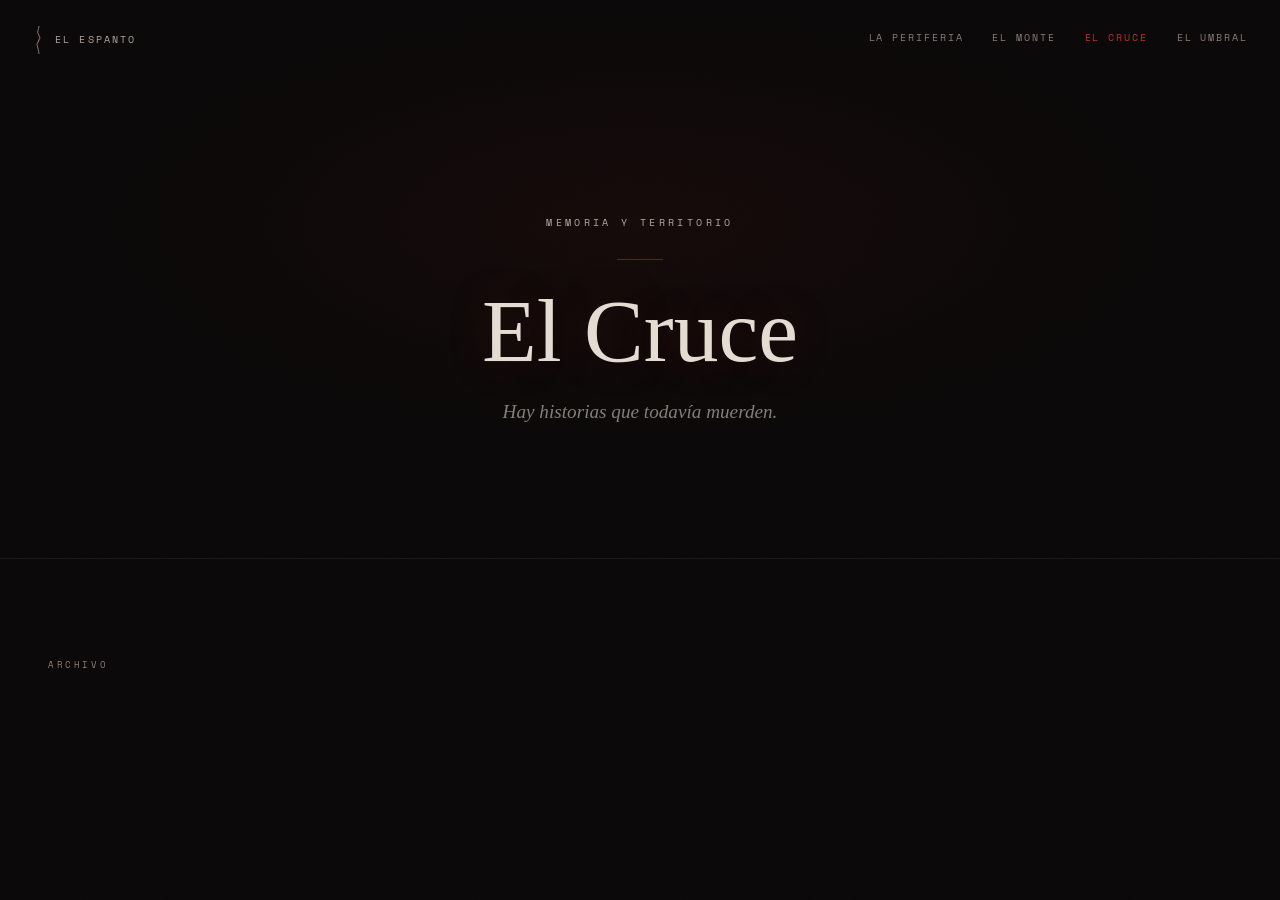
<file: cruce.html>
<!DOCTYPE html>
<html lang="es">
<head>
<meta charset="UTF-8">
<meta name="viewport" content="width=device-width, initial-scale=1.0">
<title>El Cruce — El Espanto</title>
<link rel="preconnect" href="https://fonts.googleapis.com">
<link rel="preconnect" href="https://fonts.gstatic.com" crossorigin>
<link href="https://fonts.googleapis.com/css2?family=IM+Fell+English:ital@0;1&family=Space+Mono:ital,wght@0,400;0,700;1,400&display=swap" rel="stylesheet">

<style>
  *, *::before, *::after { box-sizing: border-box; margin: 0; padding: 0; }

  :root {
    --negro:        #0a0808;
    --piedra:       #171413;
    --piedra-clara: #241f1e;
    --hueso:        #e4dcd2;
    --gris-med:     #8a7c76;
    --gris-claro:   #b3a89f;

    --sangre:       #8f2020;
    --sangre-viva:  #b8342f;

    --periferia:    #6f9a2c;
    --monte:        #4a6b4a;
    --cruce:        #8f2020;
    --umbral:       #a3822f;
  }

  html { scroll-behavior: smooth; }
  body {
    background: var(--negro);
    color: var(--hueso);
    font-family: 'Space Mono', monospace;
    min-height: 100vh;
  }

  .grano {
    position: fixed;
    inset: 0;
    z-index: 90;
    pointer-events: none;
    background-image: url("data:image/svg+xml,%3Csvg viewBox='0 0 512 512' xmlns='http://www.w3.org/2000/svg'%3E%3Cfilter id='n'%3E%3CfeTurbulence type='fractalNoise' baseFrequency='0.7' numOctaves='4' stitchTiles='stitch'/%3E%3C/filter%3E%3Crect width='100%25' height='100%25' filter='url(%23n)' opacity='0.09'/%3E%3C/svg%3E");
    opacity: 0.6;
    mix-blend-mode: overlay;
  }

  .marca {
    position: fixed;
    top: 1.6rem; left: 2rem;
    z-index: 100;
    display: flex;
    align-items: center;
    gap: 0.55rem;
    text-decoration: none;
  }
  .marca svg { display: block; }
  .marca-texto {
    font-family: 'Space Mono', monospace;
    font-size: 0.62rem;
    letter-spacing: 0.22em;
    text-transform: uppercase;
    color: var(--gris-claro);
  }

  .nav-territorios {
    position: fixed;
    top: 1.9rem; right: 2rem;
    z-index: 100;
    display: flex;
    gap: 1.8rem;
  }
  .nav-territorios a {
    font-family: 'Space Mono', monospace;
    font-size: 0.6rem;
    letter-spacing: 0.2em;
    text-transform: uppercase;
    text-decoration: none;
    color: var(--gris-med);
    transition: color 0.4s ease;
  }
  .nav-territorios a:hover { color: var(--hueso); }
  .nav-territorios a.activo { color: var(--sangre-viva); }

  @media (max-width: 720px) {
    .nav-territorios { display: none; }
  }

  /* ══════════════════════════════
     HERO — monumento. Simétrico, centrado,
     como una inscripción en piedra.
  ══════════════════════════════ */
  .hero {
    position: relative;
    min-height: 62vh;
    display: flex;
    align-items: center;
    justify-content: center;
    text-align: center;
    padding: 9rem 2rem 4rem;
    overflow: hidden;
  }

  .hero-fondo {
    position: absolute;
    inset: 0;
    z-index: 0;
    background:
      radial-gradient(ellipse 60% 55% at 50% 40%, rgba(143,32,32,0.09) 0%, transparent 70%),
      var(--negro);
  }

  .hero-contenido {
    position: relative;
    z-index: 1;
    max-width: 620px;
  }

  .regla {
    width: 46px;
    height: 1px;
    background: var(--sangre-viva);
    opacity: 0.5;
    margin: 0 auto 1.6rem;
  }

  .hero-tag {
    display: block;
    font-family: 'Space Mono', monospace;
    font-size: 0.62rem;
    letter-spacing: 0.34em;
    text-transform: uppercase;
    color: var(--gris-claro);
    margin-bottom: 1.8rem;
  }

  .hero-titulo {
    font-family: 'IM Fell English', serif;
    font-weight: 400;
    font-size: clamp(3.2rem, 8vw, 5.6rem);
    line-height: 1;
    color: var(--hueso);
    margin-bottom: 1.6rem;
    text-shadow: 0 0 40px rgba(143,32,32,0.25);
  }

  .hero-frase {
    font-family: 'IM Fell English', serif;
    font-style: italic;
    font-size: clamp(1rem, 1.5vw, 1.25rem);
    color: rgba(228,220,210,0.55);
  }

  /* ══════════════════════════════
     ARCHIVO — mitad archivero, mitad pizarra
     de personas desaparecidas. Fichas ancladas
     con un alfiler, ligeramente desalineadas,
     unidas por hilos finos como en una investigación.
  ══════════════════════════════ */
  .archivo {
    position: relative;
    max-width: 1300px;
    margin: 0 auto;
    padding: 3rem 3rem 9rem;
    border-top: 1px solid rgba(228,220,210,0.08);
  }

  .archivo-etiqueta {
    display: block;
    font-family: 'Space Mono', monospace;
    font-size: 0.58rem;
    letter-spacing: 0.28em;
    text-transform: uppercase;
    color: var(--gris-med);
    margin: 3.2rem 0 3.4rem;
  }

  .tablero {
    position: relative;
    display: grid;
    grid-template-columns: repeat(4, 1fr);
    gap: 3.2rem 2rem;
  }

  .ficha {
    display: block;
    position: relative;
    aspect-ratio: 3 / 4;
    background: var(--piedra);
    border: 1px solid rgba(228,220,210,0.1);
    box-shadow: 0 14px 26px rgba(0,0,0,0.4);
    text-decoration: none;
    color: inherit;
  }
  .ficha:nth-child(1) { transform: rotate(-1.4deg); }
  .ficha:nth-child(2) { transform: rotate(0.9deg); margin-top: 1.4rem; }
  .ficha:nth-child(3) { transform: rotate(-0.6deg); }
  .ficha:nth-child(4) { transform: rotate(1.6deg); margin-top: 0.8rem; }
  .ficha:nth-child(5) { transform: rotate(0.7deg); }
  .ficha:nth-child(6) { transform: rotate(-1.1deg); margin-top: 1.1rem; }
  .ficha:nth-child(7) { transform: rotate(1.2deg); }
  .ficha:nth-child(8) { transform: rotate(-0.5deg); margin-top: 0.6rem; }

  .ficha::before {
    /* el alfiler */
    content: '';
    position: absolute;
    top: -5px; left: 50%;
    transform: translateX(-50%);
    width: 7px; height: 7px;
    border-radius: 50%;
    background: var(--sangre-viva);
    box-shadow: 0 0 5px rgba(184,52,47,0.6);
  }

  /* contenedor solo para la foto — recorta la imagen sin
     cortar el alfiler, que sobresale del marco de la ficha */
  .ficha-imagen {
    position: absolute;
    inset: 0;
    overflow: hidden;
  }
  .ficha-imagen img {
    width: 100%;
    height: 100%;
    object-fit: cover;
    display: block;
  }

  .ficha-interior {
    position: absolute;
    inset: 10px;
    border: 1px dashed rgba(228,220,210,0.14);
  }

  .ficha-numero {
    position: absolute;
    bottom: 7px; right: 10px;
    font-family: 'Space Mono', monospace;
    font-size: 0.52rem;
    letter-spacing: 0.08em;
    color: rgba(228,220,210,0.22);
  }

  /* hilos que conectan algunas fichas, como en una investigación */
  .hilo {
    position: absolute;
    height: 1px;
    background: rgba(184,52,47,0.28);
    transform-origin: left center;
    pointer-events: none;
  }

  @media (max-width: 900px) {
    .tablero { grid-template-columns: repeat(3, 1fr); }
    .hilo { display: none; }
  }
  @media (max-width: 600px) {
    .tablero { grid-template-columns: repeat(2, 1fr); gap: 2.4rem 1.2rem; }
    .ficha { transform: none !important; margin-top: 0 !important; }
  }

  /* paginación del archivo */
  .paginacion {
    display: flex;
    gap: 0.6rem;
    justify-content: center;
    margin-top: 2.5rem;
  }
  .pagina-btn {
    width: 2.2rem; height: 2.2rem;
    border: 1px solid rgba(228,220,210,0.18);
    background: transparent;
    color: var(--gris-claro);
    font-family: 'Space Mono', monospace;
    font-size: 0.75rem;
    cursor: pointer;
  }
  .pagina-btn:hover { border-color: var(--sangre-viva); }
  .pagina-btn.activo {
    background: var(--sangre-viva);
    border-color: var(--sangre-viva);
    color: var(--hueso);
  }
</style>
</head>
<body>

<a class="marca" href="index.html" aria-label="El Espanto — inicio">
  <svg viewBox="0 0 40 80" width="14" height="28" xmlns="http://www.w3.org/2000/svg" aria-hidden="true">
    <defs>
      <radialGradient id="luz-marca" cx="50%" cy="50%" r="60%">
        <stop offset="0%"   stop-color="#e4a08a" stop-opacity="0.7"/>
        <stop offset="100%" stop-color="#8f2020" stop-opacity="0"/>
      </radialGradient>
    </defs>
    <path d="M20,1 L16,18 L23,34 L14,52 L18,68 L20,79"
      fill="none" stroke="#e4dcd2" stroke-width="1.8"
      stroke-linecap="round" stroke-linejoin="round" opacity="0.8"/>
    <path d="M20,1 L16,18 L23,34 L14,52 L18,68 L20,79"
      fill="none" stroke="url(#luz-marca)" stroke-width="3"
      stroke-linecap="round" opacity="0.6"/>
  </svg>
  <span class="marca-texto">El Espanto</span>
</a>

<nav class="nav-territorios">
  <a href="periferia.html">La Periferia</a>
  <a href="monte.html">El Monte</a>
  <a class="activo" href="cruce.html">El Cruce</a>
  <a href="umbral.html">El Umbral</a>
</nav>

<section class="hero">
  <div class="hero-fondo"></div>
  <div class="hero-contenido">
    <span class="hero-tag">Memoria y territorio</span>
    <div class="regla"></div>
    <h1 class="hero-titulo">El Cruce</h1>
    <p class="hero-frase">Hay historias que todavía muerden.</p>
  </div>
</section>

<section class="archivo">
  <span class="archivo-etiqueta">Archivo</span>

  <div class="tablero">
    <!-- Cuando publiques tu primera pieza, va aquí adentro. -->
  </div>
</section>

<div class="grano"></div>

<script>
(function () {
  var CONTENEDOR = document.querySelector('.tablero');
  var MAX_POR_PAGINA = 8;
  if (!CONTENEDOR) return;
  var items = Array.prototype.slice.call(CONTENEDOR.children);
  var totalPaginas = Math.max(1, Math.ceil(items.length / MAX_POR_PAGINA));

  function mostrarPagina(n) {
    items.forEach(function (item, i) {
      var pagina = Math.floor(i / MAX_POR_PAGINA) + 1;
      item.style.display = (pagina === n) ? '' : 'none';
    });
    document.querySelectorAll('.pagina-btn').forEach(function (btn) {
      btn.classList.toggle('activo', Number(btn.dataset.pagina) === n);
    });
  }

  if (totalPaginas > 1) {
    var nav = document.createElement('div');
    nav.className = 'paginacion';
    for (var p = 1; p <= totalPaginas; p++) {
      (function (p) {
        var btn = document.createElement('button');
        btn.className = 'pagina-btn';
        btn.textContent = p;
        btn.dataset.pagina = p;
        btn.addEventListener('click', function () { mostrarPagina(p); });
        nav.appendChild(btn);
      })(p);
    }
    CONTENEDOR.insertAdjacentElement('afterend', nav);
  }

  mostrarPagina(1);
})();
</script>

</body>
</html>
</file>
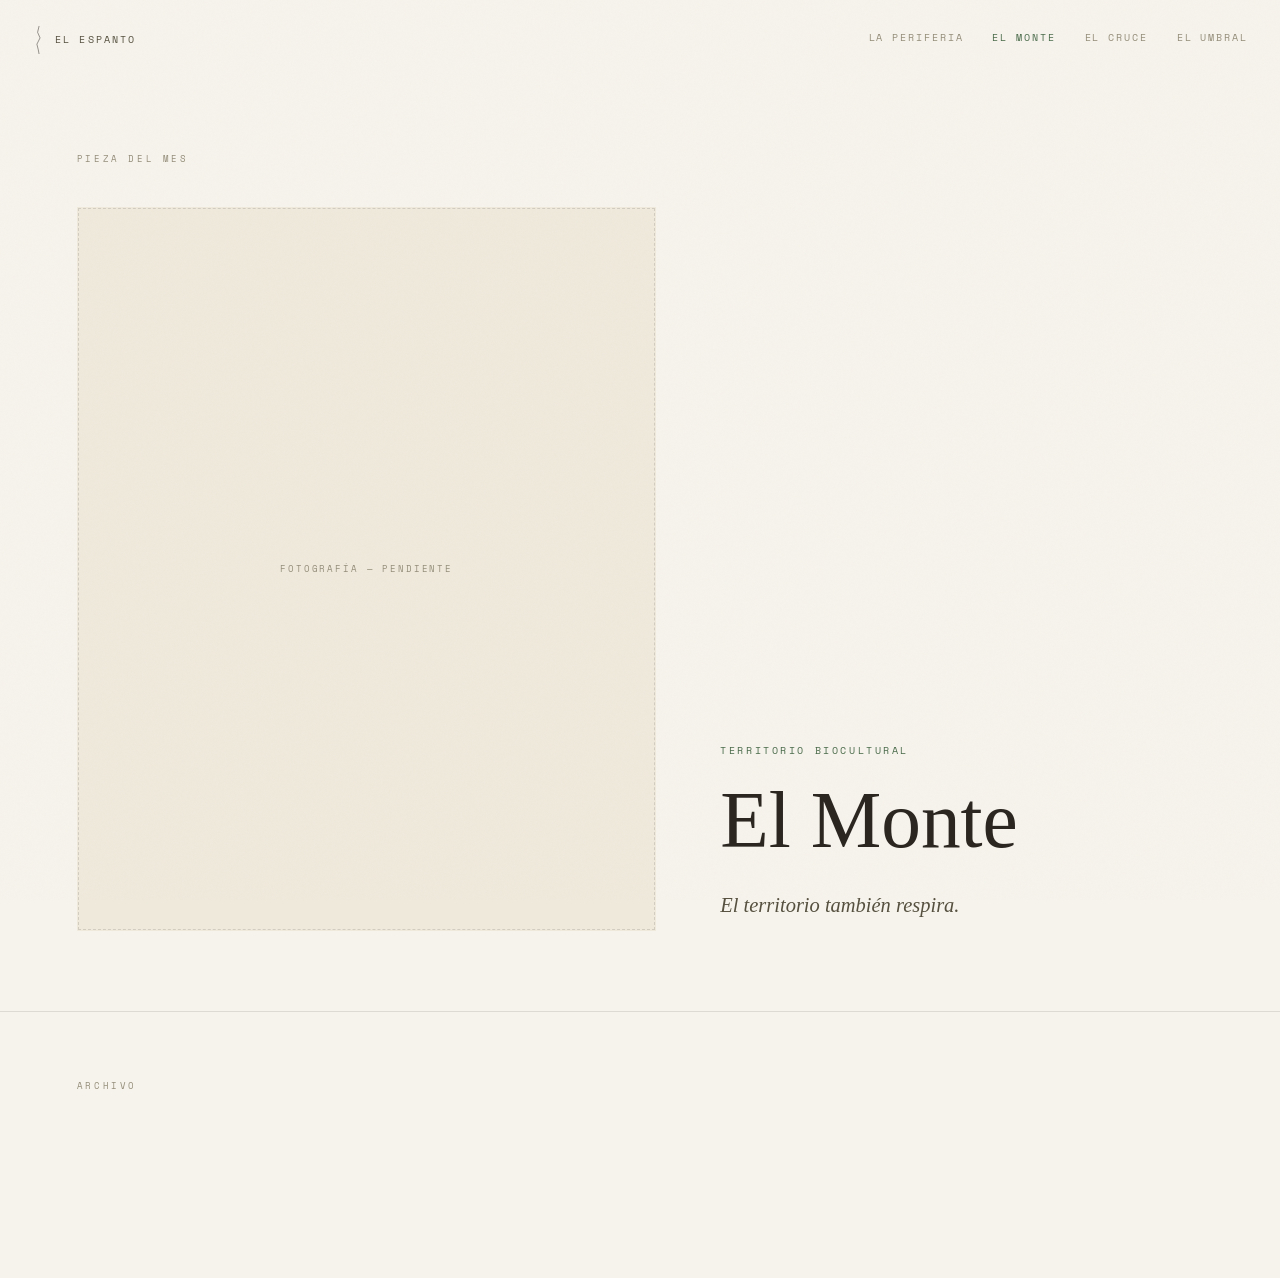
<file: monte.html>
<!DOCTYPE html>
<html lang="es">
<head>
<meta charset="UTF-8">
<meta name="viewport" content="width=device-width, initial-scale=1.0">
<title>El Monte — El Espanto</title>
<link rel="preconnect" href="https://fonts.googleapis.com">
<link rel="preconnect" href="https://fonts.gstatic.com" crossorigin>
<link href="https://fonts.googleapis.com/css2?family=IM+Fell+English:ital@0;1&family=Space+Mono:ital,wght@0,400;0,700;1,400&display=swap" rel="stylesheet">

<style>
  *, *::before, *::after { box-sizing: border-box; margin: 0; padding: 0; }

  :root {
    --papel:        #f6f3ec;
    --papel-crudo:  #efe9dc;
    --tinta:        #2b2620;
    --tinta-suave:  #55503f;
    --gris-med:     #948d7a;

    --verde:        #4a6b4a;
    --verde-oscuro: #33502f;
    --tierra:       #8a6a42;

    --periferia:    #6f9a2c;
    --monte:        #4a6b4a;
    --cruce:        #8f2020;
    --umbral:       #a3822f;
  }

  html { scroll-behavior: smooth; }
  body {
    background: var(--papel);
    color: var(--tinta);
    font-family: 'Space Mono', monospace;
    min-height: 100vh;
  }

  .grano {
    position: fixed;
    inset: 0;
    z-index: 90;
    pointer-events: none;
    background-image: url("data:image/svg+xml,%3Csvg viewBox='0 0 512 512' xmlns='http://www.w3.org/2000/svg'%3E%3Cfilter id='n'%3E%3CfeTurbulence type='fractalNoise' baseFrequency='0.75' numOctaves='4' stitchTiles='stitch'/%3E%3C/filter%3E%3Crect width='100%25' height='100%25' filter='url(%23n)' opacity='0.03'/%3E%3C/svg%3E");
    opacity: 0.5;
    mix-blend-mode: multiply;
  }

  .marca {
    position: fixed;
    top: 1.6rem; left: 2rem;
    z-index: 100;
    display: flex;
    align-items: center;
    gap: 0.55rem;
    text-decoration: none;
  }
  .marca svg { display: block; }
  .marca-texto {
    font-family: 'Space Mono', monospace;
    font-size: 0.62rem;
    letter-spacing: 0.22em;
    text-transform: uppercase;
    color: var(--tinta-suave);
  }

  .nav-territorios {
    position: fixed;
    top: 1.9rem; right: 2rem;
    z-index: 100;
    display: flex;
    gap: 1.8rem;
  }
  .nav-territorios a {
    font-family: 'Space Mono', monospace;
    font-size: 0.6rem;
    letter-spacing: 0.2em;
    text-transform: uppercase;
    text-decoration: none;
    color: var(--gris-med);
    transition: color 0.4s ease;
  }
  .nav-territorios a:hover { color: var(--tinta); }
  .nav-territorios a.activo { color: var(--verde); }

  @media (max-width: 720px) {
    .nav-territorios { display: none; }
  }

  /* ══════════════════════════════
     HERO — claro, editorial, sereno.
     Inspirado en Emergence Magazine.
  ══════════════════════════════ */
  .hero {
    position: relative;
    padding: 9.5rem 6vw 5rem;
    max-width: 1360px;
    margin: 0 auto;
  }

  .hero-etiqueta {
    display: block;
    font-family: 'Space Mono', monospace;
    font-size: 0.58rem;
    letter-spacing: 0.28em;
    text-transform: uppercase;
    color: var(--gris-med);
    margin-bottom: 2.6rem;
    opacity: 0;
    animation: aparece 1s ease forwards 0.1s;
  }

  .hero-grid {
    display: grid;
    grid-template-columns: 1.2fr 1fr;
    gap: 5vw;
    align-items: end;
  }

  .marco-foto {
    display: block;
    position: relative;
    aspect-ratio: 4 / 5;
    background: var(--papel-crudo);
    overflow: hidden;
    text-decoration: none;
    opacity: 0;
    animation: aparece 1.1s ease forwards 0.25s;
  }
  .marco-foto img {
    width: 100%; height: 100%;
    object-fit: cover;
    display: block;
  }
  .marco-vacio {
    position: absolute;
    inset: 0;
    display: flex;
    align-items: center;
    justify-content: center;
    font-family: 'Space Mono', monospace;
    font-size: 0.58rem;
    letter-spacing: 0.2em;
    text-transform: uppercase;
    color: var(--gris-med);
    border: 1px dashed rgba(43,38,32,0.14);
    margin: 1px;
  }

  .hero-texto { padding-bottom: 0.6rem; }

  .hero-tag {
    display: block;
    font-family: 'Space Mono', monospace;
    font-size: 0.62rem;
    letter-spacing: 0.26em;
    text-transform: uppercase;
    color: var(--verde);
    margin-bottom: 1.4rem;
    opacity: 0;
    animation: aparece 1s ease forwards 0.4s;
  }

  .hero-titulo {
    font-family: 'IM Fell English', serif;
    font-weight: 400;
    font-size: clamp(2.8rem, 6.2vw, 5.4rem);
    line-height: 1.02;
    color: var(--tinta);
    margin-bottom: 1.7rem;
    opacity: 0;
    animation: aparece 1.1s ease forwards 0.5s;
  }

  .hero-frase {
    font-family: 'IM Fell English', serif;
    font-style: italic;
    font-size: clamp(1.05rem, 1.6vw, 1.35rem);
    color: var(--tinta-suave);
    line-height: 1.6;
    max-width: 32ch;
    opacity: 0;
    animation: aparece 1.1s ease forwards 0.65s;
  }

  @keyframes aparece {
    from { opacity: 0; transform: translateY(12px); }
    to   { opacity: 1; transform: translateY(0); }
  }

  @media (max-width: 860px) {
    .hero-grid { grid-template-columns: 1fr; gap: 2.2rem; }
    .marco-foto { aspect-ratio: 16 / 10; }
  }

  /* ══════════════════════════════
     ARCHIVO — lista editorial serena, regla fina,
     ritmo vertical amplio. Como el índice de Emergence.
  ══════════════════════════════ */
  .archivo {
    max-width: 1360px;
    margin: 0 auto;
    padding: 1rem 6vw 8rem;
    border-top: 1px solid rgba(43,38,32,0.12);
  }

  .archivo-etiqueta {
    display: block;
    font-family: 'Space Mono', monospace;
    font-size: 0.58rem;
    letter-spacing: 0.28em;
    text-transform: uppercase;
    color: var(--gris-med);
    margin: 3.2rem 0 3.6rem;
  }

  .pieza {
    display: grid;
    grid-template-columns: 1fr 1.5fr;
    gap: 4vw;
    align-items: center;
    padding: 3.4rem 0;
    border-bottom: 1px solid rgba(43,38,32,0.1);
    text-decoration: none;
    color: inherit;
  }
  .pieza:nth-child(even) { grid-template-columns: 1.5fr 1fr; }
  .pieza:nth-child(even) .pieza-imagen { order: 2; }

  .pieza-imagen {
    aspect-ratio: 3 / 2;
    background: var(--papel-crudo);
    border: 1px dashed rgba(43,38,32,0.12);
    overflow: hidden;
  }
  .pieza-imagen img {
    width: 100%;
    height: 100%;
    object-fit: cover;
    display: block;
  }

  .pieza-meta {
    display: block;
    font-family: 'Space Mono', monospace;
    font-size: 0.56rem;
    letter-spacing: 0.2em;
    text-transform: uppercase;
    color: rgba(74,107,74,0.45);
    height: 1em;
  }

  @media (max-width: 780px) {
    .pieza, .pieza:nth-child(even) {
      grid-template-columns: 1fr;
      gap: 1.2rem;
    }
    .pieza:nth-child(even) .pieza-imagen { order: 0; }
  }

  @media (prefers-reduced-motion: reduce) {
    .hero-etiqueta, .marco-foto, .hero-tag, .hero-titulo, .hero-frase {
      animation: none !important; opacity: 1;
    }
  }

  /* paginación del archivo */
  .paginacion {
    display: flex;
    gap: 0.6rem;
    justify-content: center;
    margin-top: 2.5rem;
  }
  .pagina-btn {
    width: 2.2rem; height: 2.2rem;
    border: 1px solid rgba(43,38,32,0.16);
    background: transparent;
    color: var(--tinta-suave);
    font-family: 'Space Mono', monospace;
    font-size: 0.75rem;
    cursor: pointer;
  }
  .pagina-btn:hover { border-color: var(--verde); }
  .pagina-btn.activo {
    background: var(--verde);
    border-color: var(--verde);
    color: var(--papel);
  }
</style>
</head>
<body>

<a class="marca" href="index.html" aria-label="El Espanto — inicio">
  <svg viewBox="0 0 40 80" width="14" height="28" xmlns="http://www.w3.org/2000/svg" aria-hidden="true">
    <path d="M20,1 L16,18 L23,34 L14,52 L18,68 L20,79"
      fill="none" stroke="#2b2620" stroke-width="1.8"
      stroke-linecap="round" stroke-linejoin="round" opacity="0.75"/>
  </svg>
  <span class="marca-texto">El Espanto</span>
</a>

<nav class="nav-territorios">
  <a href="periferia.html">La Periferia</a>
  <a class="activo" href="monte.html">El Monte</a>
  <a href="cruce.html">El Cruce</a>
  <a href="umbral.html">El Umbral</a>
</nav>

<section class="hero">
  <span class="hero-etiqueta">Pieza del mes</span>
  <div class="hero-grid">
    <div class="marco-foto">
      <span class="marco-vacio">Fotografía — pendiente</span>
    </div>
    <div class="hero-texto">
      <span class="hero-tag">Territorio biocultural</span>
      <h1 class="hero-titulo">El Monte</h1>
      <p class="hero-frase">El territorio también respira.</p>
    </div>
  </div>
</section>

<section class="archivo">
  <span class="archivo-etiqueta">Archivo</span>

  <div class="piezas">
    <!-- Cuando publiques tu primera pieza, va aquí adentro. -->
  </div>
</section>

<div class="grano"></div>

<script>
(function () {
  var CONTENEDOR = document.querySelector('.piezas');
  var MAX_POR_PAGINA = 8;
  if (!CONTENEDOR) return;
  var items = Array.prototype.slice.call(CONTENEDOR.children);
  var totalPaginas = Math.max(1, Math.ceil(items.length / MAX_POR_PAGINA));

  function mostrarPagina(n) {
    items.forEach(function (item, i) {
      var pagina = Math.floor(i / MAX_POR_PAGINA) + 1;
      item.style.display = (pagina === n) ? '' : 'none';
    });
    document.querySelectorAll('.pagina-btn').forEach(function (btn) {
      btn.classList.toggle('activo', Number(btn.dataset.pagina) === n);
    });
  }

  if (totalPaginas > 1) {
    var nav = document.createElement('div');
    nav.className = 'paginacion';
    for (var p = 1; p <= totalPaginas; p++) {
      (function (p) {
        var btn = document.createElement('button');
        btn.className = 'pagina-btn';
        btn.textContent = p;
        btn.dataset.pagina = p;
        btn.addEventListener('click', function () { mostrarPagina(p); });
        nav.appendChild(btn);
      })(p);
    }
    CONTENEDOR.insertAdjacentElement('afterend', nav);
  }

  mostrarPagina(1);
})();
</script>

</body>
</html>
</file>
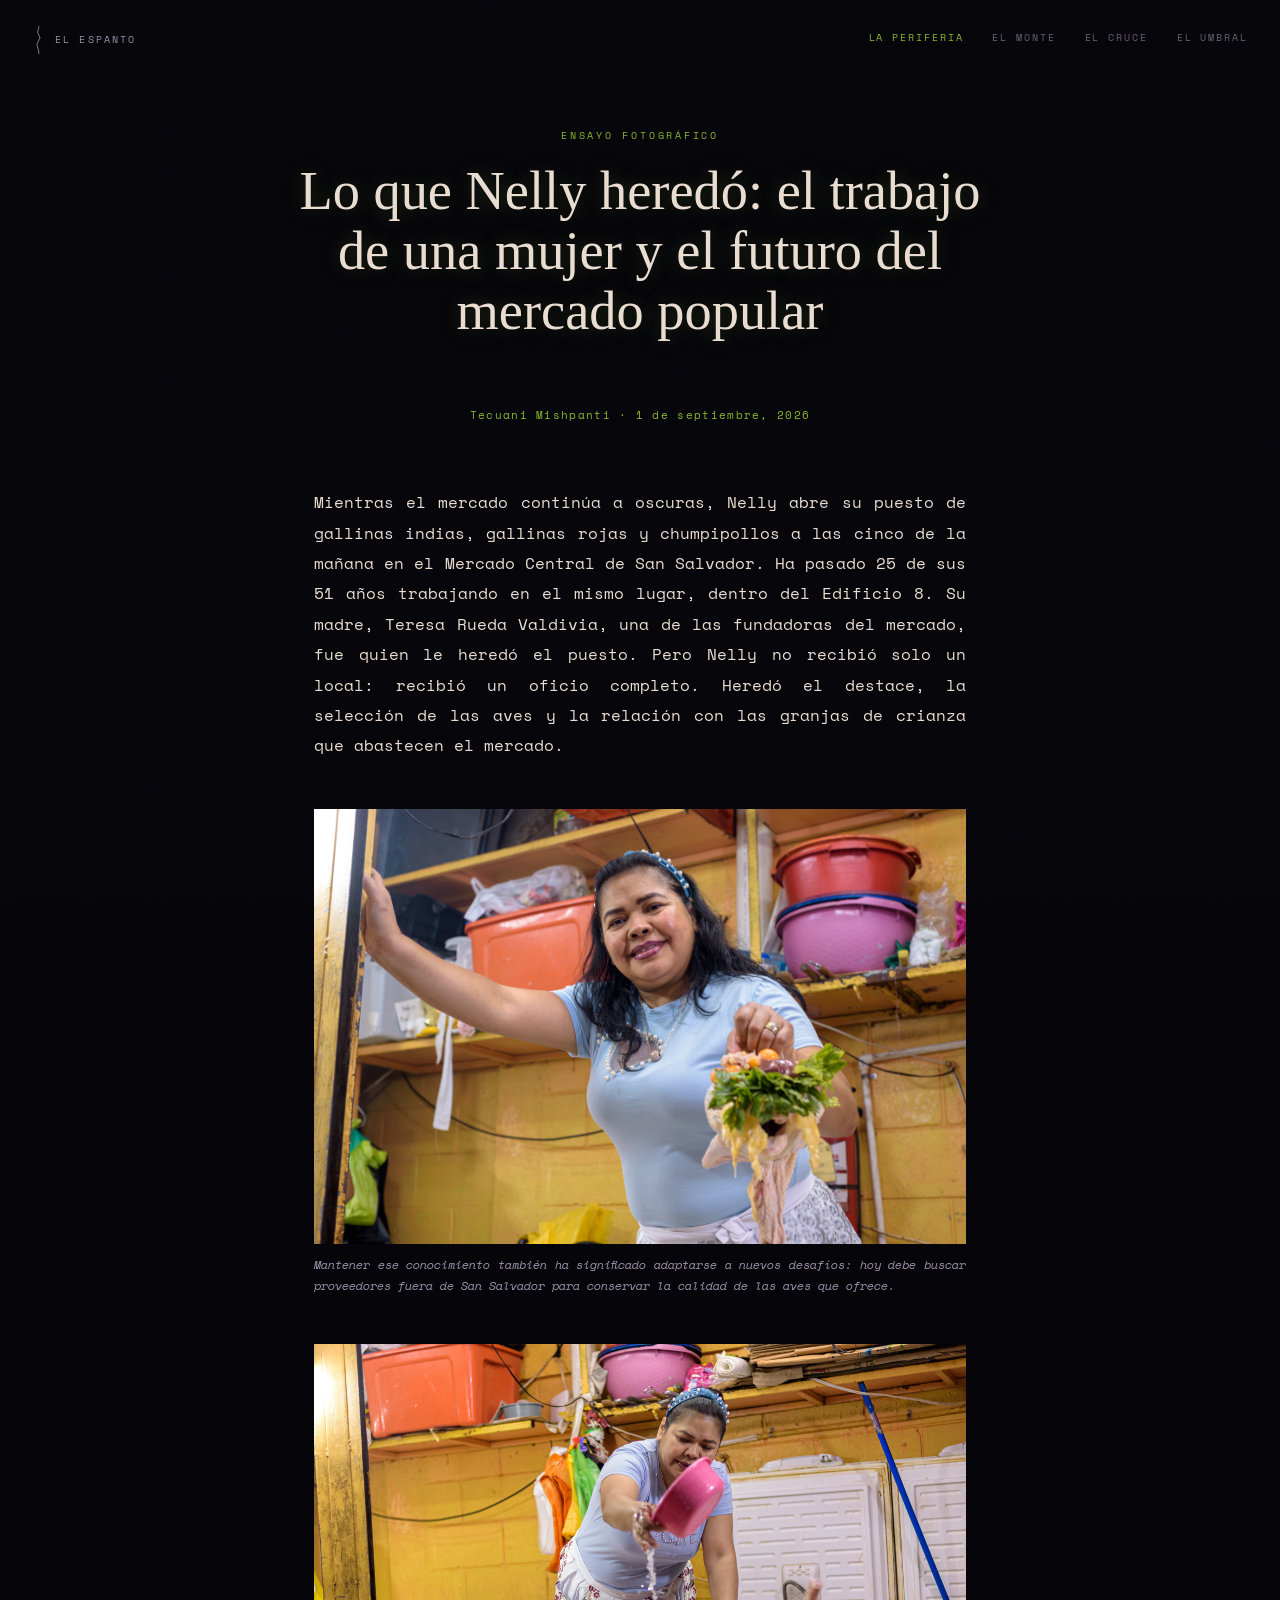
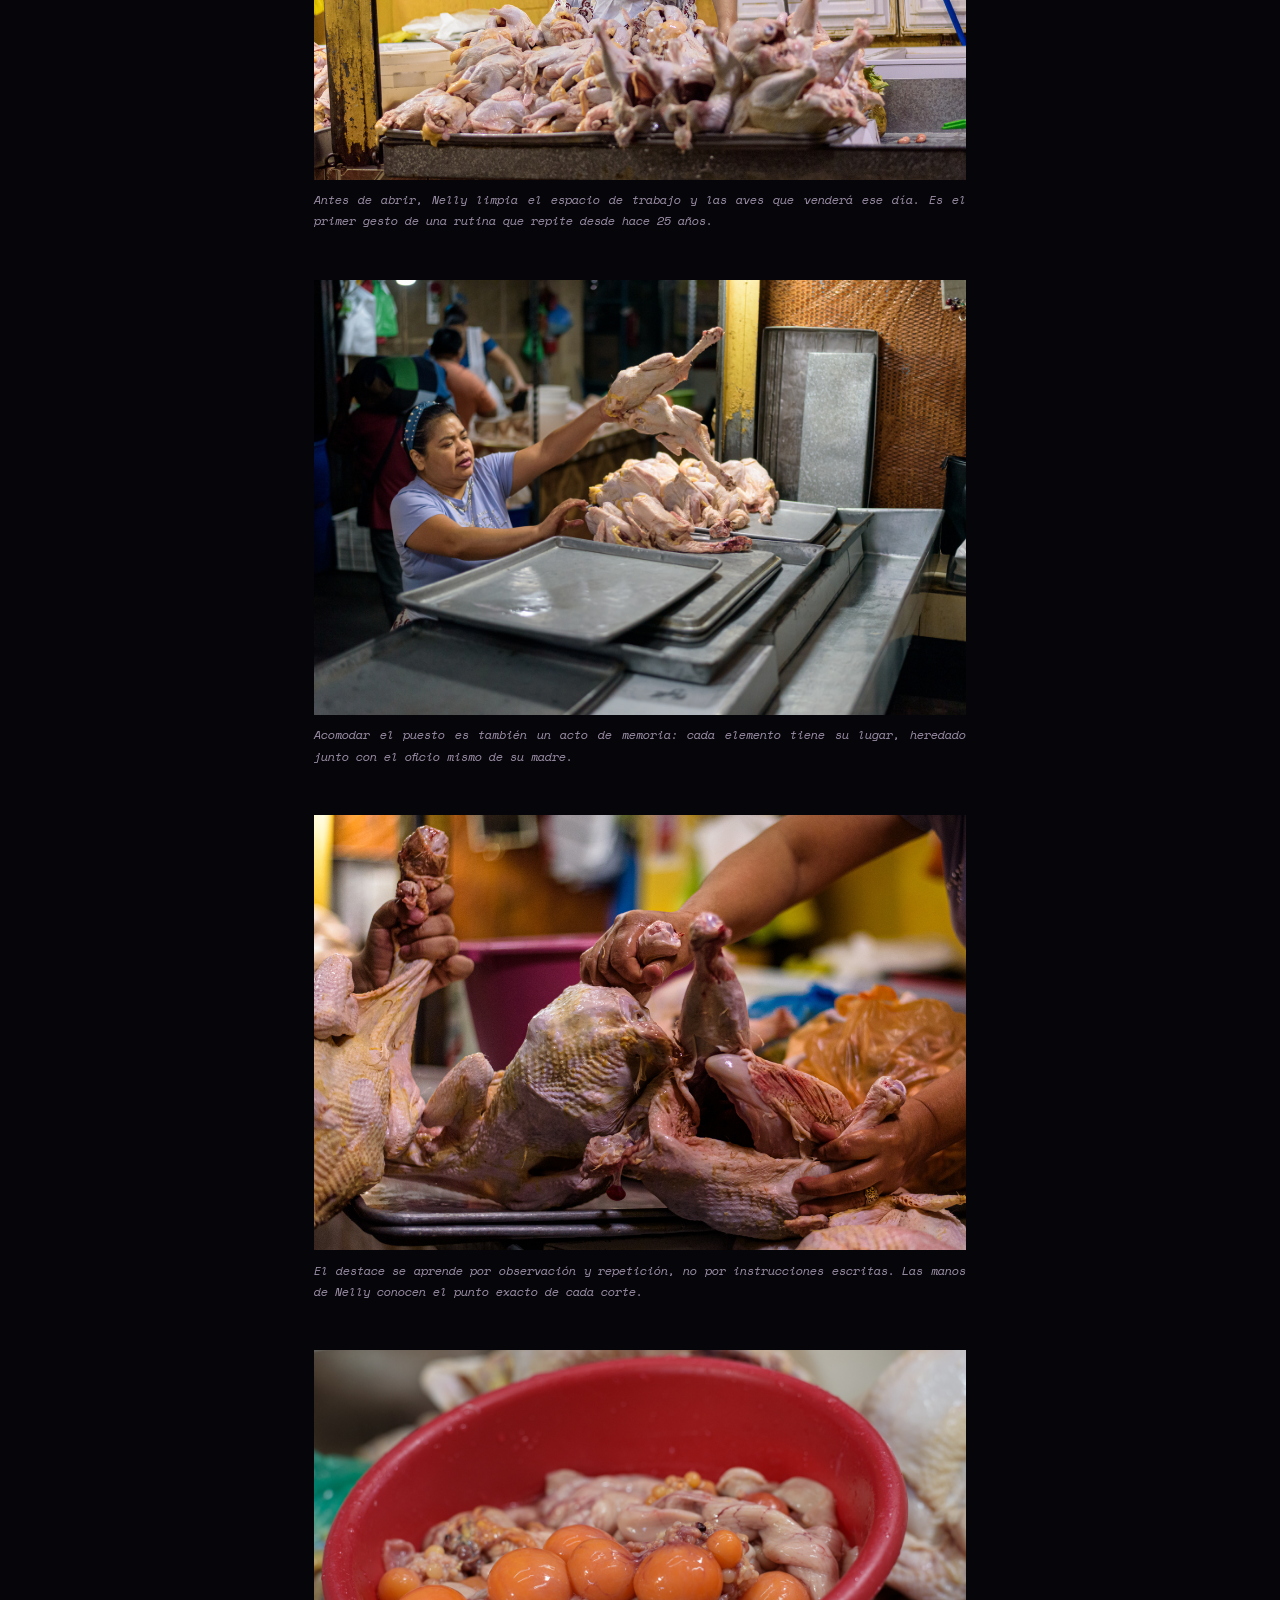
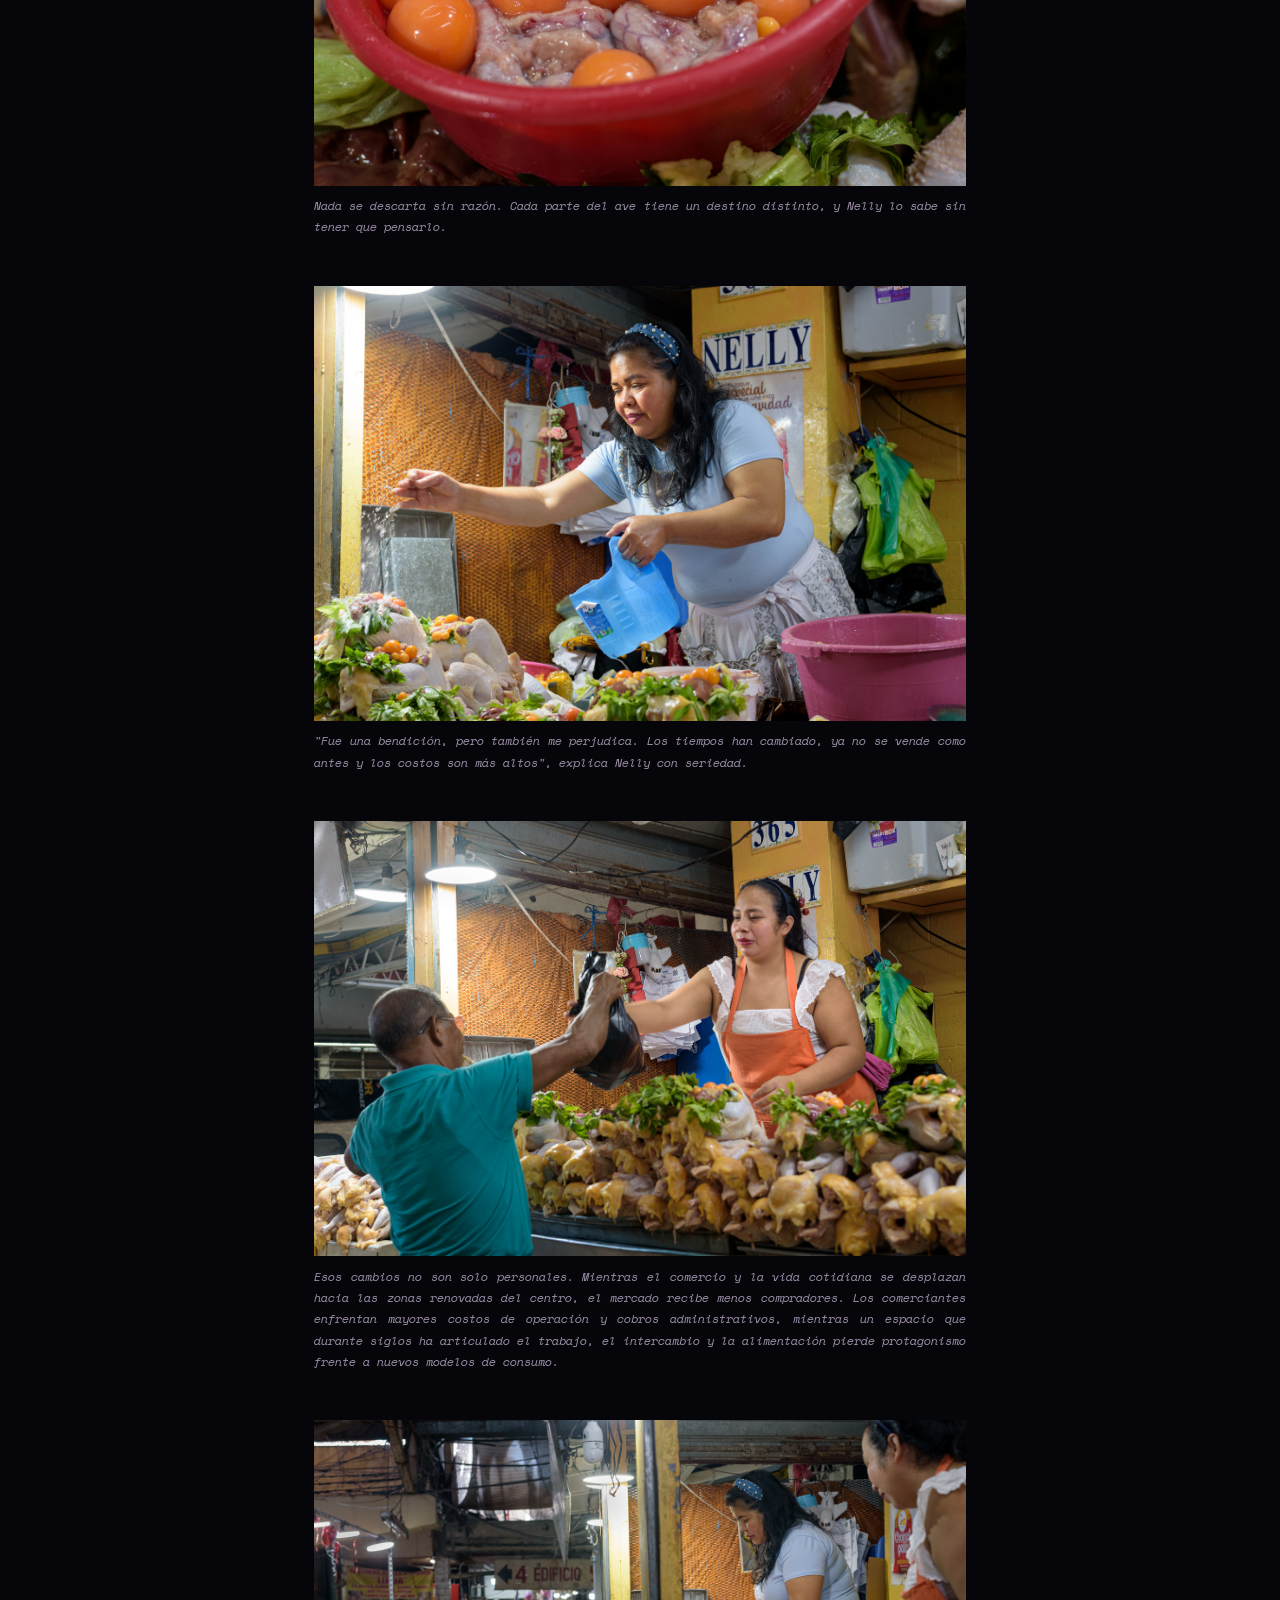
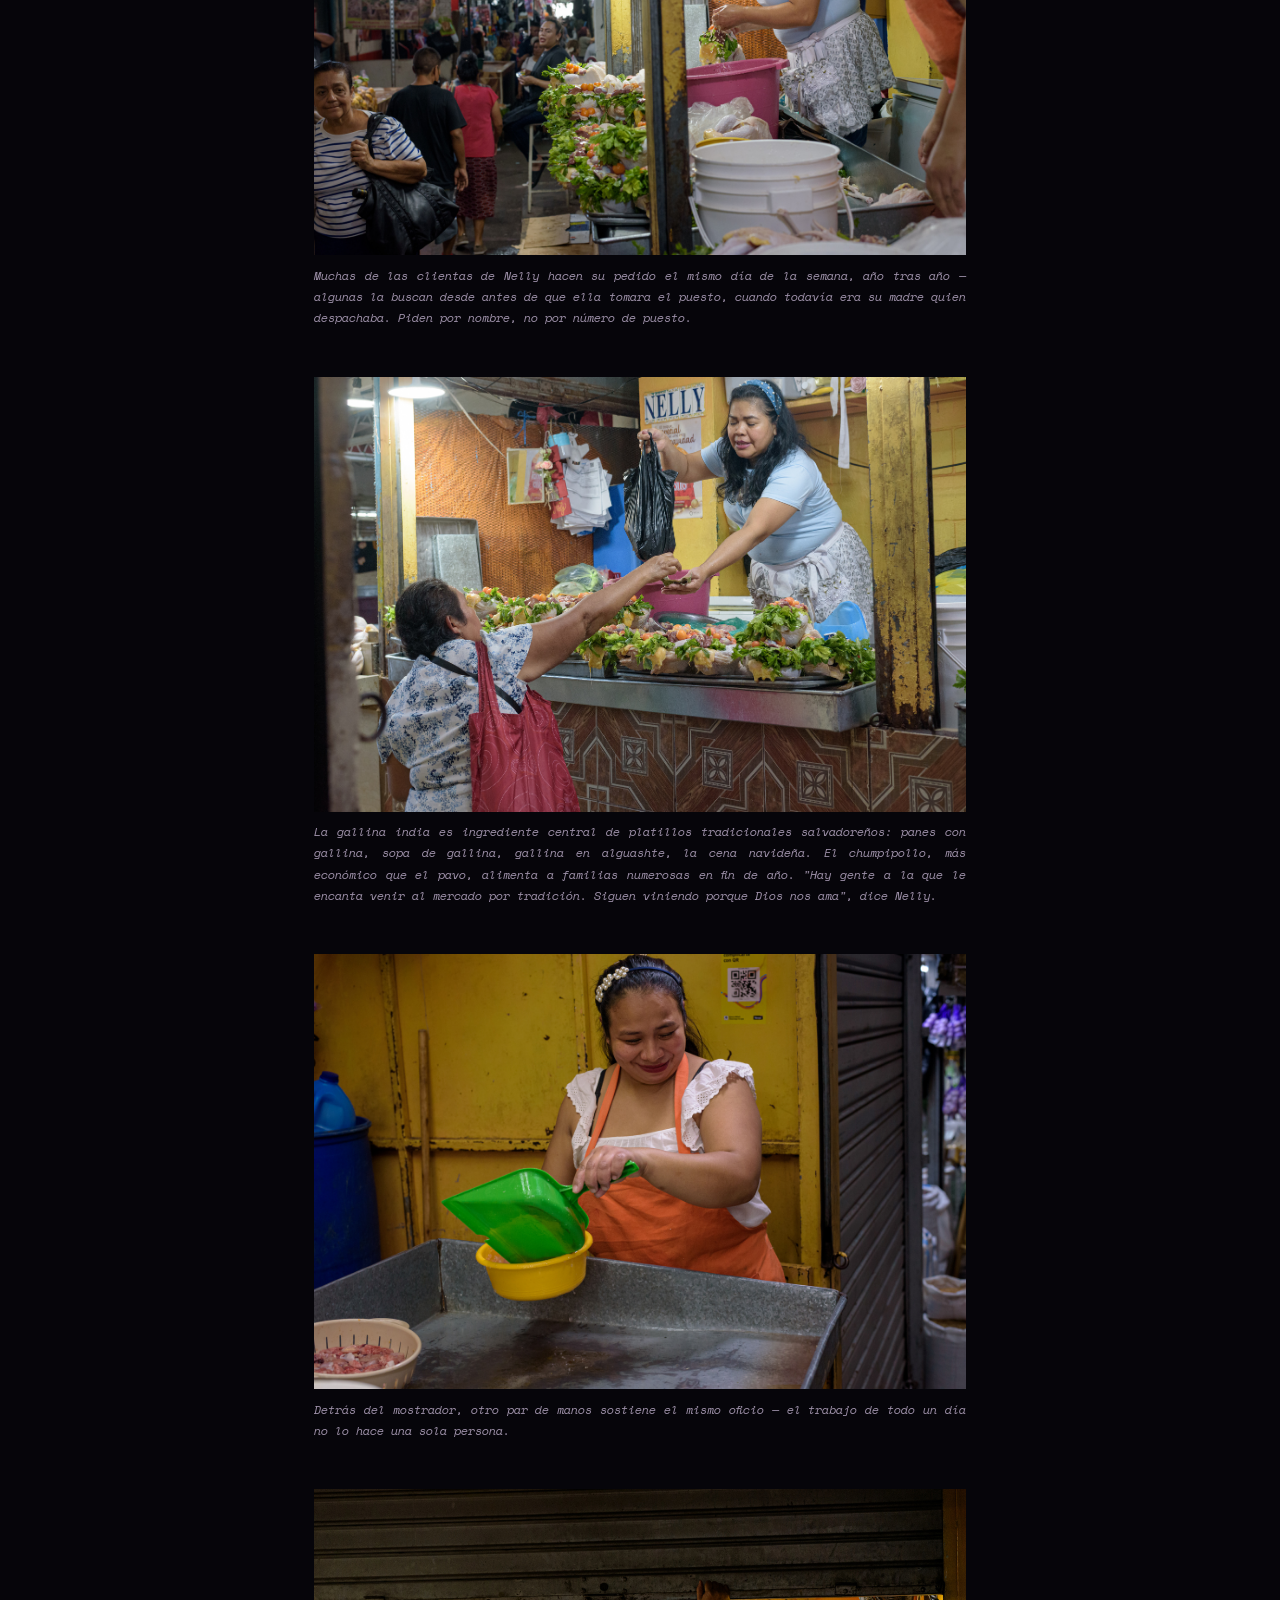
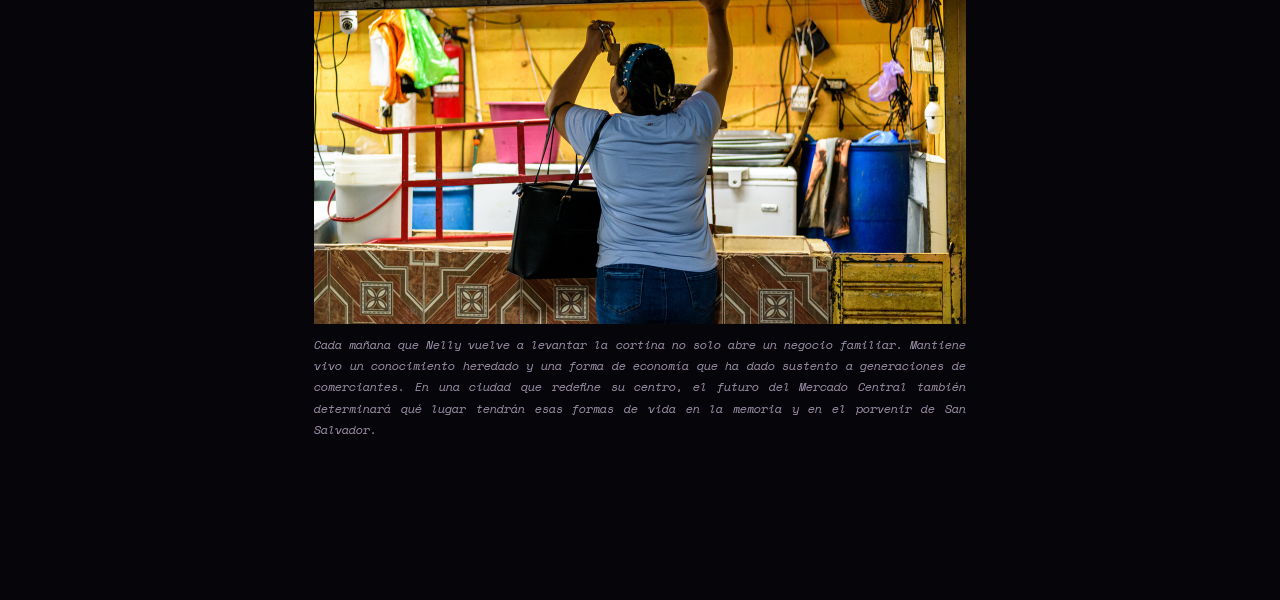
<file: periferia-01-lo-que-nelly-heredo.html>
<!DOCTYPE html>
<html lang="es">
<head>
<meta charset="UTF-8">
<meta name="viewport" content="width=device-width, initial-scale=1.0">
<title>Lo que Nelly heredó — La Periferia — El Espanto</title>
<link rel="preconnect" href="https://fonts.googleapis.com">
<link rel="preconnect" href="https://fonts.gstatic.com" crossorigin>
<link href="https://fonts.googleapis.com/css2?family=IM+Fell+English:ital@0;1&family=Space+Mono:ital,wght@0,400;0,700;1,400&display=swap" rel="stylesheet">

<style>
  *, *::before, *::after { box-sizing: border-box; margin: 0; padding: 0; }

  :root {
    --negro: #06050a;
    --asfalto: #16151c;
    --hueso: #e8ddd0;
    --gris-med: #6b6075;
    --gris-claro: #9d90a8;
    --acento: #8ab830;
    --acento-glow: #c4f050;
  }

  html { scroll-behavior: smooth; }
  body {
    background: var(--negro);
    color: var(--hueso);
    font-family: 'Space Mono', monospace;
    min-height: 100vh;
  }

  .grano {
    position: fixed; inset: 0; z-index: 90; pointer-events: none;
    background-image: url("data:image/svg+xml,%3Csvg viewBox='0 0 512 512' xmlns='http://www.w3.org/2000/svg'%3E%3Cfilter id='n'%3E%3CfeTurbulence type='fractalNoise' baseFrequency='0.9' numOctaves='4' stitchTiles='stitch'/%3E%3C/filter%3E%3Crect width='100%25' height='100%25' filter='url(%23n)' opacity='0.07'/%3E%3C/svg%3E");
    opacity: 0.5; mix-blend-mode: overlay;
  }

  .marca {
    position: fixed; top: 1.6rem; left: 2rem; z-index: 100;
    display: flex; align-items: center; gap: 0.55rem; text-decoration: none;
  }
  .marca-texto {
    font-family: 'Space Mono', monospace; font-size: 0.62rem;
    letter-spacing: 0.22em; text-transform: uppercase; color: var(--gris-claro);
  }

  .nav-territorios {
    position: fixed; top: 1.9rem; right: 2rem; z-index: 100;
    display: flex; gap: 1.8rem;
  }
  .nav-territorios a {
    font-family: 'Space Mono', monospace; font-size: 0.6rem;
    letter-spacing: 0.2em; text-transform: uppercase; text-decoration: none;
    color: var(--gris-med); transition: color 0.3s ease;
  }
  .nav-territorios a:hover { color: var(--hueso); }
  .nav-territorios a.activo { color: var(--acento); }
  @media (max-width: 720px) { .nav-territorios { display: none; } }

  .pieza-header {
    max-width: 760px;
    margin: 0 auto;
    padding: 8rem 1.5rem 3rem;
    text-align: center;
  }
  .pieza-tag {
    display: block;
    font-family: 'Space Mono', monospace;
    font-size: 0.62rem;
    letter-spacing: 0.28em;
    text-transform: uppercase;
    color: var(--acento);
    margin-bottom: 1.2rem;
  }
  .pieza-titulo {
    font-family: 'IM Fell English', serif;
    font-weight: 400;
    font-size: clamp(2rem, 5.4vw, 3.4rem);
    line-height: 1.1;
    color: var(--hueso);
    margin-bottom: 1.1rem;
    text-shadow: 0 0 20px rgba(138,184,48,0.25);
  }

  .pieza-firma {
    text-align: center;
    font-family: 'Space Mono', monospace;
    font-size: 0.68rem;
    letter-spacing: 0.12em;
    color: var(--acento);
    max-width: 760px;
    margin: 0 auto 3rem;
    padding: 0 1.5rem;
  }

  .cuerpo-pieza {
    max-width: 700px;
    margin: 0 auto;
    padding: 1rem 1.5rem 7rem;
    font-family: 'Space Mono', monospace;
    font-size: 1rem;
    line-height: 1.9;
  }
  .cuerpo-pieza p {
    margin-bottom: 1.5rem;
    text-align: justify;
    text-justify: inter-word;
  }
  .cuerpo-pieza figure { margin: 3rem 0; }
  .cuerpo-pieza img { width: 100%; display: block; background: var(--asfalto); }
  .cuerpo-pieza figcaption {
    font-size: 0.78rem;
    color: var(--gris-claro);
    margin-top: 0.6rem;
    font-style: italic;
    line-height: 1.7;
    text-align: justify;
    text-justify: inter-word;
  }

  @media (max-width: 640px) {
    .pieza-header { padding: 6.5rem 1.2rem 2rem; }
  }
</style>
</head>
<body>

<a class="marca" href="index.html" aria-label="El Espanto — inicio">
  <svg viewBox="0 0 40 80" width="14" height="28" xmlns="http://www.w3.org/2000/svg" aria-hidden="true">
    <path d="M20,1 L16,18 L23,34 L14,52 L18,68 L20,79"
      fill="none" stroke="#e8ddd0" stroke-width="1.8"
      stroke-linecap="round" stroke-linejoin="round" opacity="0.85"/>
  </svg>
  <span class="marca-texto">El Espanto</span>
</a>

<nav class="nav-territorios">
  <a class="activo" href="periferia.html">La Periferia</a>
  <a href="monte.html">El Monte</a>
  <a href="cruce.html">El Cruce</a>
  <a href="umbral.html">El Umbral</a>
</nav>

<header class="pieza-header">
  <span class="pieza-tag">Ensayo fotográfico</span>
  <h1 class="pieza-titulo">Lo que Nelly heredó: el trabajo de una mujer y el futuro del mercado popular</h1>
</header>

<p class="pieza-firma">Tecuani Mishpanti · <time datetime="2026-09-01">1 de septiembre, 2026</time></p>

<div class="cuerpo-pieza">

  <p>Mientras el mercado continúa a oscuras, Nelly abre su puesto de gallinas indias, gallinas rojas y chumpipollos a las cinco de la mañana en el Mercado Central de San Salvador. Ha pasado 25 de sus 51 años trabajando en el mismo lugar, dentro del Edificio 8. Su madre, Teresa Rueda Valdivia, una de las fundadoras del mercado, fue quien le heredó el puesto. Pero Nelly no recibió solo un local: recibió un oficio completo. Heredó el destace, la selección de las aves y la relación con las granjas de crianza que abastecen el mercado.</p>

  <figure>
    <img src="periferia-01-lo-que-nelly-heredo-img01.jpg" alt="">
    <figcaption>Mantener ese conocimiento también ha significado adaptarse a nuevos desafíos: hoy debe buscar proveedores fuera de San Salvador para conservar la calidad de las aves que ofrece.</figcaption>
  </figure>

  <figure>
    <img src="periferia-01-lo-que-nelly-heredo-img02.jpg" alt="">
    <figcaption>Antes de abrir, Nelly limpia el espacio de trabajo y las aves que venderá ese día. Es el primer gesto de una rutina que repite desde hace 25 años.</figcaption>
  </figure>

  <figure>
    <img src="periferia-01-lo-que-nelly-heredo-img03.jpg" alt="">
    <figcaption>Acomodar el puesto es también un acto de memoria: cada elemento tiene su lugar, heredado junto con el oficio mismo de su madre.</figcaption>
  </figure>

  <figure>
    <img src="periferia-01-lo-que-nelly-heredo-img04.jpg" alt="">
    <figcaption>El destace se aprende por observación y repetición, no por instrucciones escritas. Las manos de Nelly conocen el punto exacto de cada corte.</figcaption>
  </figure>

  <figure>
    <img src="periferia-01-lo-que-nelly-heredo-img05.jpg" alt="">
    <figcaption>Nada se descarta sin razón. Cada parte del ave tiene un destino distinto, y Nelly lo sabe sin tener que pensarlo.</figcaption>
  </figure>

  <figure>
    <img src="periferia-01-lo-que-nelly-heredo-img06.jpg" alt="">
    <figcaption>"Fue una bendición, pero también me perjudica. Los tiempos han cambiado, ya no se vende como antes y los costos son más altos", explica Nelly con seriedad.</figcaption>
  </figure>

  <figure>
    <img src="periferia-01-lo-que-nelly-heredo-img07.jpg" alt="">
    <figcaption>Esos cambios no son solo personales. Mientras el comercio y la vida cotidiana se desplazan hacia las zonas renovadas del centro, el mercado recibe menos compradores. Los comerciantes enfrentan mayores costos de operación y cobros administrativos, mientras un espacio que durante siglos ha articulado el trabajo, el intercambio y la alimentación pierde protagonismo frente a nuevos modelos de consumo.</figcaption>
  </figure>

  <figure>
    <img src="periferia-01-lo-que-nelly-heredo-img08.jpg" alt="">
    <figcaption>Muchas de las clientas de Nelly hacen su pedido el mismo día de la semana, año tras año — algunas la buscan desde antes de que ella tomara el puesto, cuando todavía era su madre quien despachaba. Piden por nombre, no por número de puesto.</figcaption>
  </figure>

  <figure>
    <img src="periferia-01-lo-que-nelly-heredo-img09.jpg" alt="">
    <figcaption>La gallina india es ingrediente central de platillos tradicionales salvadoreños: panes con gallina, sopa de gallina, gallina en alguashte, la cena navideña. El chumpipollo, más económico que el pavo, alimenta a familias numerosas en fin de año. "Hay gente a la que le encanta venir al mercado por tradición. Siguen viniendo porque Dios nos ama", dice Nelly.</figcaption>
  </figure>

  <figure>
    <img src="periferia-01-lo-que-nelly-heredo-img10.jpg" alt="">
    <figcaption>Detrás del mostrador, otro par de manos sostiene el mismo oficio — el trabajo de todo un día no lo hace una sola persona.</figcaption>
  </figure>

  <figure>
    <img src="periferia-01-lo-que-nelly-heredo-img11.jpg" alt="">
    <figcaption>Cada mañana que Nelly vuelve a levantar la cortina no solo abre un negocio familiar. Mantiene vivo un conocimiento heredado y una forma de economía que ha dado sustento a generaciones de comerciantes. En una ciudad que redefine su centro, el futuro del Mercado Central también determinará qué lugar tendrán esas formas de vida en la memoria y en el porvenir de San Salvador.</figcaption>
  </figure>

</div>

<div class="grano"></div>

</body>
</html>
</file>
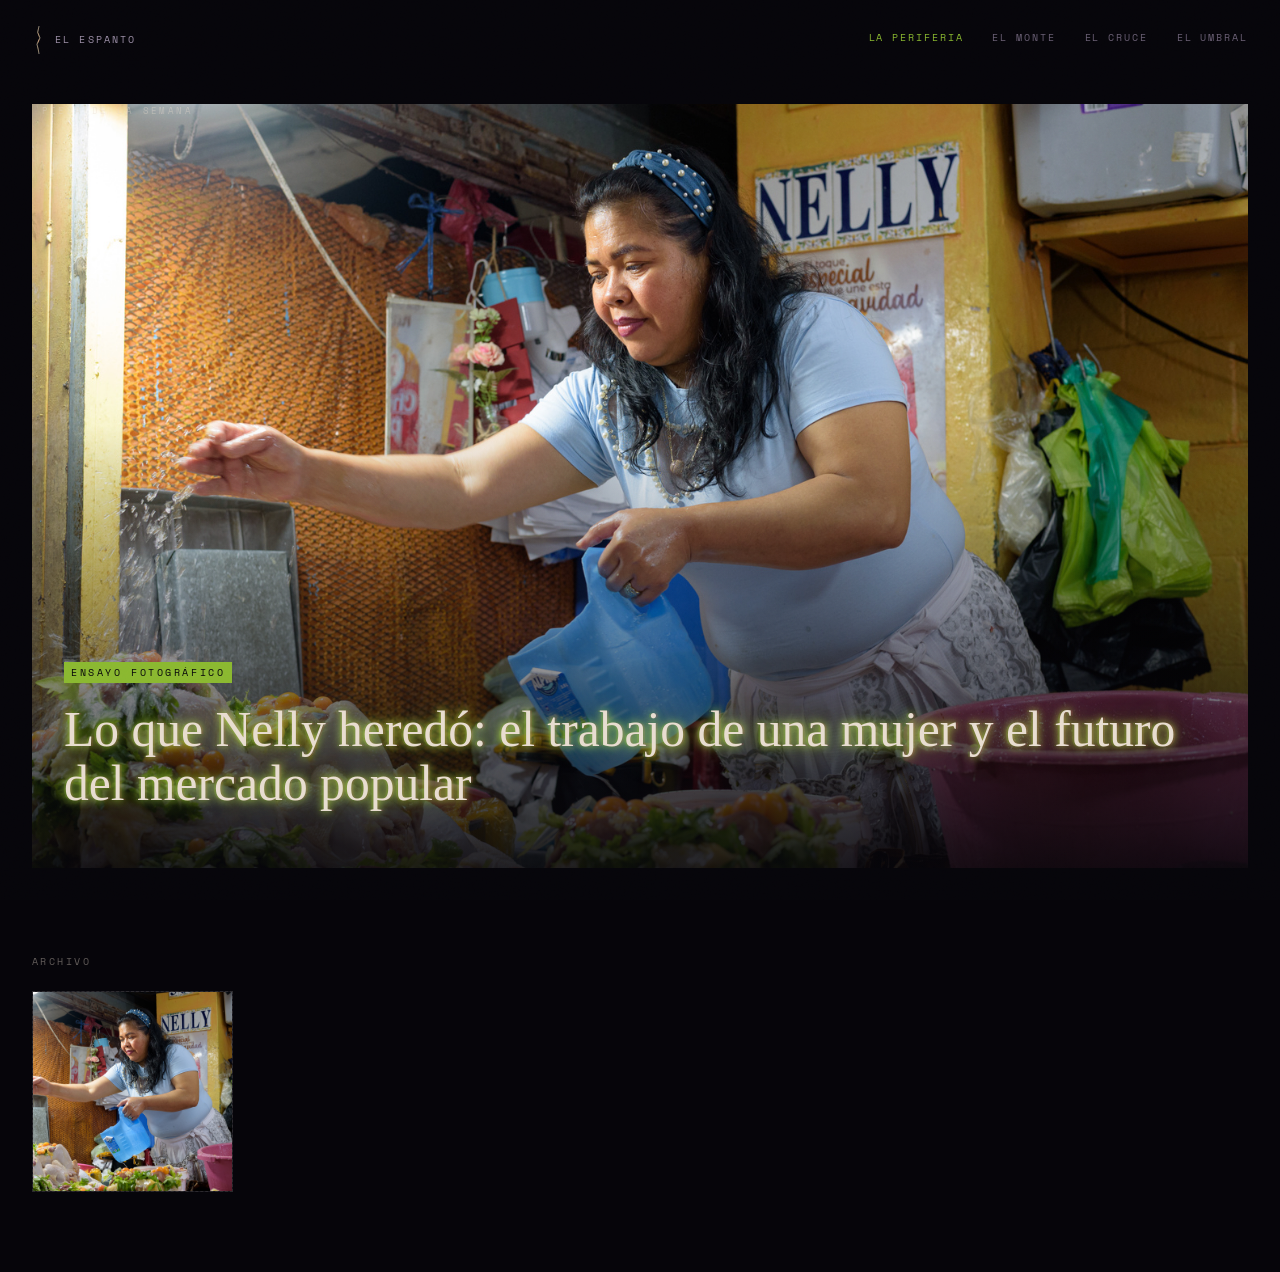
<file: periferia.html>
<!DOCTYPE html>
<html lang="es">
<head>
<meta charset="UTF-8">
<meta name="viewport" content="width=device-width, initial-scale=1.0">
<title>La Periferia — El Espanto</title>
<link rel="preconnect" href="https://fonts.googleapis.com">
<link rel="preconnect" href="https://fonts.gstatic.com" crossorigin>
<link href="https://fonts.googleapis.com/css2?family=IM+Fell+English:ital@0;1&family=Space+Mono:ital,wght@0,400;0,700;1,400&display=swap" rel="stylesheet">

<style>
  *, *::before, *::after { box-sizing: border-box; margin: 0; padding: 0; }

  :root {
    --negro:        #06050a;
    --hueso:        #e8ddd0;
    --gris-med:     #6b6075;
    --gris-claro:   #9d90a8;

    --verde:        #8ab830;
    --verde-glow:   #c4f050;
    --magenta:      #d43a7a;
    --asfalto:      #16151c;

    --periferia:    #8ab830;
    --monte:        #3a7a44;
    --cruce:        #a02020;
    --umbral:       #c8a848;
  }

  html { scroll-behavior: smooth; }
  body {
    background: var(--negro);
    color: var(--hueso);
    font-family: 'Space Mono', monospace;
    min-height: 100vh;
  }

  .grano {
    position: fixed;
    inset: 0;
    z-index: 90;
    pointer-events: none;
    background-image: url("data:image/svg+xml,%3Csvg viewBox='0 0 512 512' xmlns='http://www.w3.org/2000/svg'%3E%3Cfilter id='n'%3E%3CfeTurbulence type='fractalNoise' baseFrequency='0.9' numOctaves='4' stitchTiles='stitch'/%3E%3C/filter%3E%3Crect width='100%25' height='100%25' filter='url(%23n)' opacity='0.07'/%3E%3C/svg%3E");
    opacity: 0.55;
    mix-blend-mode: overlay;
  }

  .marca {
    position: fixed;
    top: 1.6rem; left: 2rem;
    z-index: 100;
    display: flex;
    align-items: center;
    gap: 0.55rem;
    text-decoration: none;
  }
  .marca svg { display: block; }
  .marca-texto {
    font-family: 'Space Mono', monospace;
    font-size: 0.62rem;
    letter-spacing: 0.22em;
    text-transform: uppercase;
    color: var(--gris-claro);
  }

  .nav-territorios {
    position: fixed;
    top: 1.9rem; right: 2rem;
    z-index: 100;
    display: flex;
    gap: 1.8rem;
  }
  .nav-territorios a {
    font-family: 'Space Mono', monospace;
    font-size: 0.6rem;
    letter-spacing: 0.2em;
    text-transform: uppercase;
    text-decoration: none;
    color: var(--gris-med);
    transition: color 0.3s ease;
  }
  .nav-territorios a:hover { color: var(--hueso); }
  .nav-territorios a.activo { color: var(--verde); }

  @media (max-width: 720px) {
    .nav-territorios { display: none; }
  }

  /* ══════════════════════════════
     HERO — la fotografía es la protagonista.
     El marco ocupa casi toda la pantalla; el texto
     es una leyenda, no el centro de atención.
  ══════════════════════════════ */
  .hero {
    position: relative;
    height: 100vh;
    padding: 6.5rem 2rem 2rem;
    display: flex;
  }

  .hero-etiqueta-seccion {
    position: absolute;
    z-index: 2;
    top: 6.5rem; left: 2.6rem;
    font-family: 'Space Mono', monospace;
    font-size: 0.58rem;
    letter-spacing: 0.26em;
    text-transform: uppercase;
    color: rgba(232,221,208,0.4);
    opacity: 0;
    animation: sube 0.8s ease forwards 0s;
  }

  .marco-foto {
    position: relative;
    flex: 1;
    background: var(--asfalto);
    overflow: hidden;
    display: flex;
    align-items: center;
    justify-content: center;
    text-decoration: none;
  }

  .marco-foto img {
    width: 100%;
    height: 100%;
    object-fit: cover;
    display: block;
  }

  /* estado sin foto todavía — solo referencia visual para maquetar,
     se reemplaza por <img> cuando haya material propio */
  .marco-vacio {
    font-family: 'Space Mono', monospace;
    font-size: 0.62rem;
    letter-spacing: 0.22em;
    text-transform: uppercase;
    color: rgba(232,221,208,0.18);
    border: 1px dashed rgba(232,221,208,0.14);
    padding: 0.6em 1.2em;
  }

  .marco-foto::after {
    content: '';
    position: absolute;
    inset: 0;
    background: linear-gradient(0deg, rgba(6,5,10,0.88) 0%, rgba(6,5,10,0.35) 32%, transparent 58%);
    pointer-events: none;
  }

  .hero-leyenda {
    position: absolute;
    z-index: 2;
    left: 2rem; bottom: 2.6rem;
    right: 2rem;
  }

  .hero-tag {
    display: inline-block;
    font-family: 'Space Mono', monospace;
    font-size: 0.62rem;
    letter-spacing: 0.26em;
    text-transform: uppercase;
    color: var(--negro);
    background: var(--verde);
    padding: 0.3em 0.7em;
    margin-bottom: 1.3rem;
    opacity: 0;
    animation: sube 0.8s ease forwards 0.1s;
  }

  .hero-titulo {
    font-family: 'IM Fell English', serif;
    font-weight: 400;
    font-size: clamp(1.7rem, 4.2vw, 3.1rem);
    line-height: 1.08;
    color: var(--hueso);
    margin-bottom: 1rem;
    opacity: 0;
    animation: sube 0.9s ease forwards 0.22s, titila-neon 5.5s ease-in-out infinite 1.4s;
    text-shadow:
      0 0 8px var(--verde-glow),
      0 0 26px rgba(138,184,48,0.5),
      2px 0 0 rgba(212,58,122,0.16),
      -2px 0 0 rgba(138,184,48,0.16);
  }

  @keyframes titila-neon {
    0%, 100% { opacity: 1; }
    41%      { opacity: 1; }
    42%      { opacity: 0.55; }
    43%      { opacity: 1; }
    44%      { opacity: 0.7; }
    45%      { opacity: 1; }
    78%      { opacity: 1; }
    79%      { opacity: 0.6; }
    80%      { opacity: 1; }
  }

  .hero-frase {
    font-family: 'IM Fell English', serif;
    font-style: italic;
    font-size: clamp(1rem, 1.5vw, 1.25rem);
    color: rgba(232,221,208,0.62);
    opacity: 0;
    animation: sube 0.9s ease forwards 0.36s;
  }

  @keyframes sube {
    from { opacity: 0; transform: translateY(14px); }
    to   { opacity: 1; transform: translateY(0); }
  }

  @media (prefers-reduced-motion: reduce) {
    .hero-tag, .hero-titulo, .hero-frase { animation: none !important; opacity: 1; }
  }

  /* ══════════════════════════════
     ARCHIVO — hoja de contactos, como en una revista
     de fotografía de calle: miniaturas apretadas, sin
     jerarquía de texto, la imagen manda.
  ══════════════════════════════ */
  .archivo {
    position: relative;
    padding: 3.4rem 2rem 5rem;
    background: var(--negro);
  }

  .archivo-etiqueta {
    display: block;
    font-family: 'Space Mono', monospace;
    font-size: 0.6rem;
    letter-spacing: 0.26em;
    text-transform: uppercase;
    color: rgba(232,221,208,0.4);
    margin-bottom: 1.4rem;
  }

  .contactos {
    display: grid;
    grid-template-columns: repeat(6, 1fr);
    gap: 2px;
  }

  .contacto {
    display: block;
    aspect-ratio: 1 / 1;
    background: var(--asfalto);
    border: 1px dashed rgba(232,221,208,0.1);
    overflow: hidden;
  }
  .contacto img {
    width: 100%;
    height: 100%;
    object-fit: cover;
    display: block;
  }

  @media (max-width: 900px) {
    .contactos { grid-template-columns: repeat(4, 1fr); }
  }
  @media (max-width: 640px) {
    .hero { padding: 6rem 1rem 1rem; }
    .hero-leyenda { left: 1.2rem; right: 1.2rem; bottom: 1.6rem; }
    .archivo { padding: 2.6rem 1rem 3.5rem; }
    .contactos { grid-template-columns: repeat(3, 1fr); }
  }

  /* paginación del archivo */
  .paginacion {
    display: flex;
    gap: 0.6rem;
    justify-content: center;
    margin-top: 2.5rem;
  }
  .pagina-btn {
    width: 2.2rem; height: 2.2rem;
    border: 1px solid rgba(232,221,208,0.2);
    background: transparent;
    color: var(--gris-claro);
    font-family: 'Space Mono', monospace;
    font-size: 0.75rem;
    cursor: pointer;
  }
  .pagina-btn:hover { border-color: var(--verde); }
  .pagina-btn.activo {
    background: var(--verde);
    border-color: var(--verde);
    color: var(--negro);
  }
</style>
</head>
<body>

<a class="marca" href="index.html" aria-label="El Espanto — inicio">
  <svg viewBox="0 0 40 80" width="14" height="28" xmlns="http://www.w3.org/2000/svg" aria-hidden="true">
    <defs>
      <radialGradient id="luz-marca" cx="50%" cy="50%" r="60%">
        <stop offset="0%"   stop-color="#ffb98a" stop-opacity="0.9"/>
        <stop offset="100%" stop-color="#c8a848" stop-opacity="0"/>
      </radialGradient>
    </defs>
    <path d="M20,1 L16,18 L23,34 L14,52 L18,68 L20,79"
      fill="none" stroke="#e8ddd0" stroke-width="1.8"
      stroke-linecap="round" stroke-linejoin="round" opacity="0.85"/>
    <path d="M20,1 L16,18 L23,34 L14,52 L18,68 L20,79"
      fill="none" stroke="url(#luz-marca)" stroke-width="3.5"
      stroke-linecap="round" opacity="0.7"/>
  </svg>
  <span class="marca-texto">El Espanto</span>
</a>

<nav class="nav-territorios">
  <a class="activo" href="periferia.html">La Periferia</a>
  <a href="monte.html">El Monte</a>
  <a href="cruce.html">El Cruce</a>
  <a href="umbral.html">El Umbral</a>
</nav>

<section class="hero">
  <span class="hero-etiqueta-seccion">Pieza de la semana</span>

  <a class="marco-foto" href="periferia-01-lo-que-nelly-heredo.html">
    <img src="periferia-01-lo-que-nelly-heredo-img06.jpg" alt="">

    <div class="hero-leyenda">
      <span class="hero-tag">Ensayo fotográfico</span>
      <h1 class="hero-titulo">Lo que Nelly heredó: el trabajo de una mujer y el futuro del mercado popular</h1>
    </div>
  </a>
</section>

<section class="archivo">
  <span class="archivo-etiqueta">Archivo</span>
  <div class="contactos">
    <a class="contacto" href="periferia-01-lo-que-nelly-heredo.html"><img src="periferia-01-lo-que-nelly-heredo-img06.jpg" alt=""></a>
  </div>
</section>

<div class="grano"></div>

<script>
(function () {
  var CONTENEDOR = document.querySelector('.contactos');
  var MAX_POR_PAGINA = 8;
  if (!CONTENEDOR) return;
  var items = Array.prototype.slice.call(CONTENEDOR.children);
  var totalPaginas = Math.max(1, Math.ceil(items.length / MAX_POR_PAGINA));

  function mostrarPagina(n) {
    items.forEach(function (item, i) {
      var pagina = Math.floor(i / MAX_POR_PAGINA) + 1;
      item.style.display = (pagina === n) ? '' : 'none';
    });
    document.querySelectorAll('.pagina-btn').forEach(function (btn) {
      btn.classList.toggle('activo', Number(btn.dataset.pagina) === n);
    });
  }

  if (totalPaginas > 1) {
    var nav = document.createElement('div');
    nav.className = 'paginacion';
    for (var p = 1; p <= totalPaginas; p++) {
      (function (p) {
        var btn = document.createElement('button');
        btn.className = 'pagina-btn';
        btn.textContent = p;
        btn.dataset.pagina = p;
        btn.addEventListener('click', function () { mostrarPagina(p); });
        nav.appendChild(btn);
      })(p);
    }
    CONTENEDOR.insertAdjacentElement('afterend', nav);
  }

  mostrarPagina(1);
})();
</script>

</body>
</html>
</file>
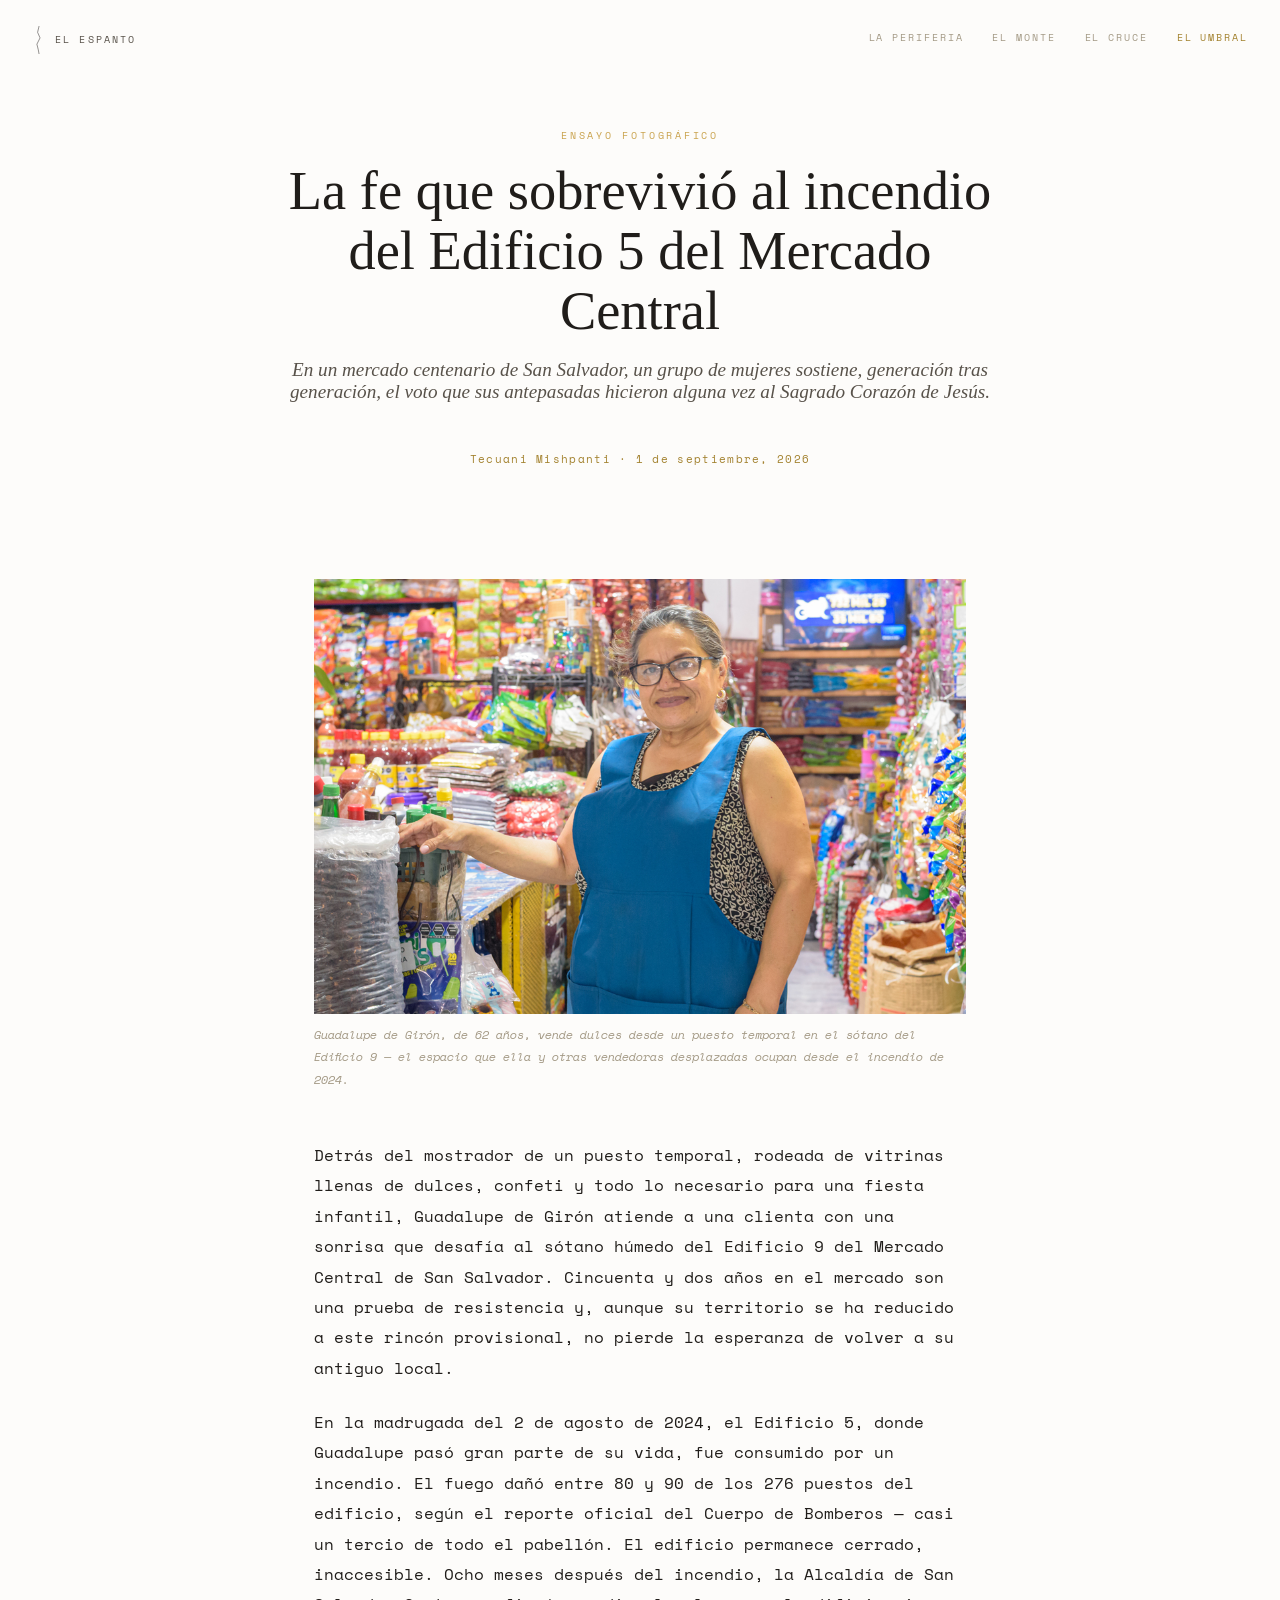
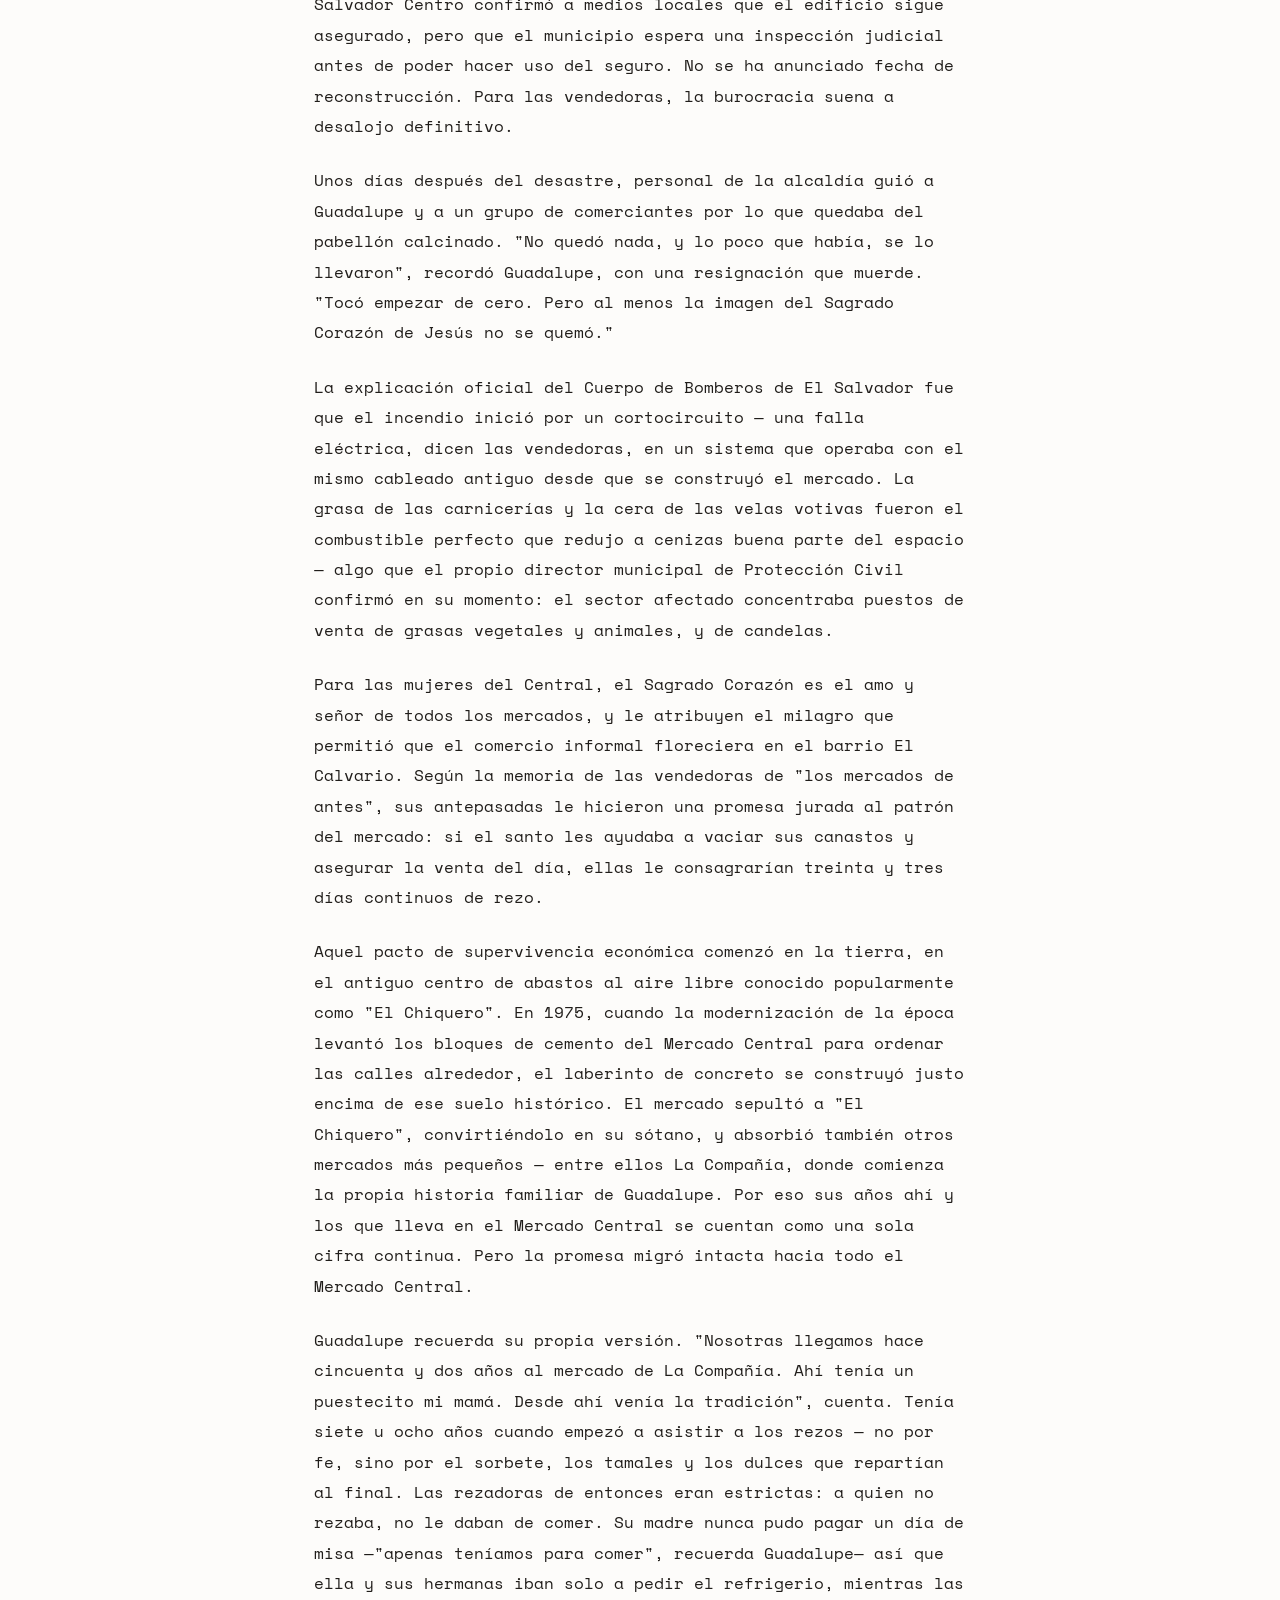
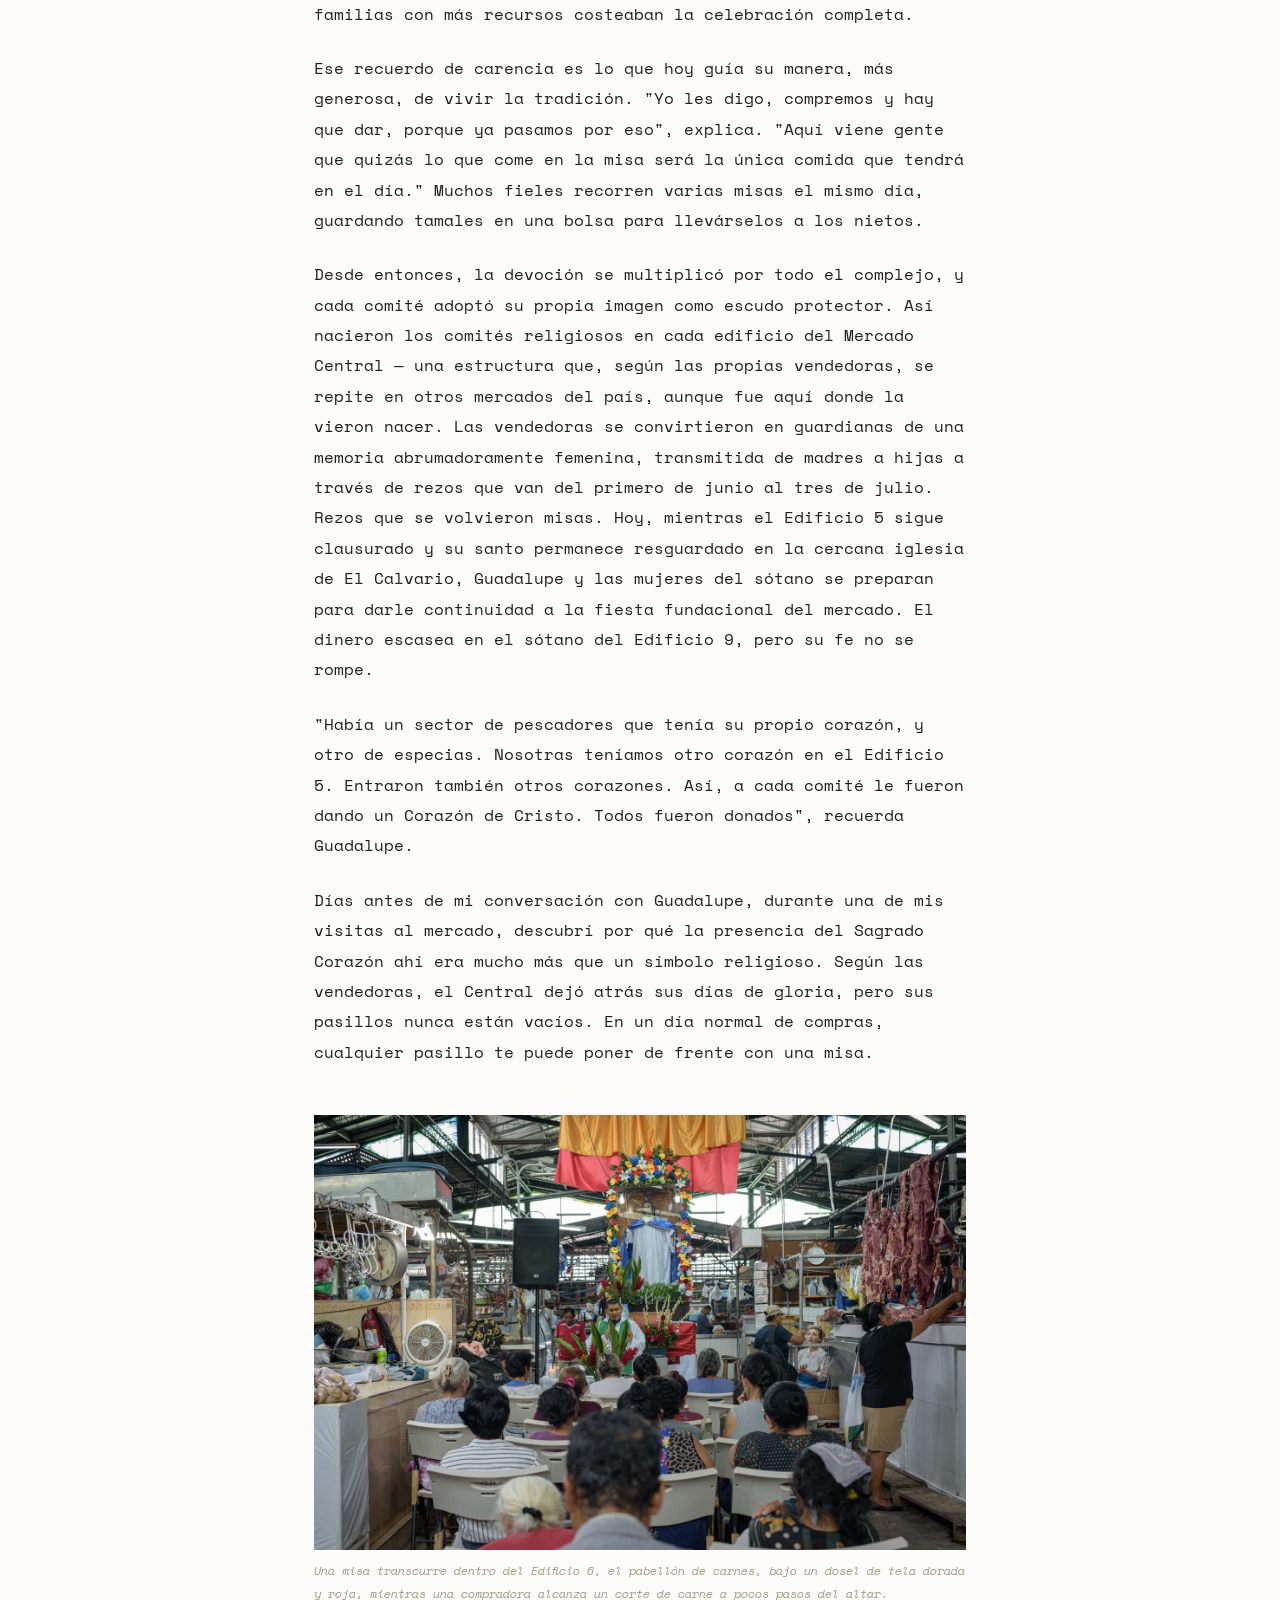
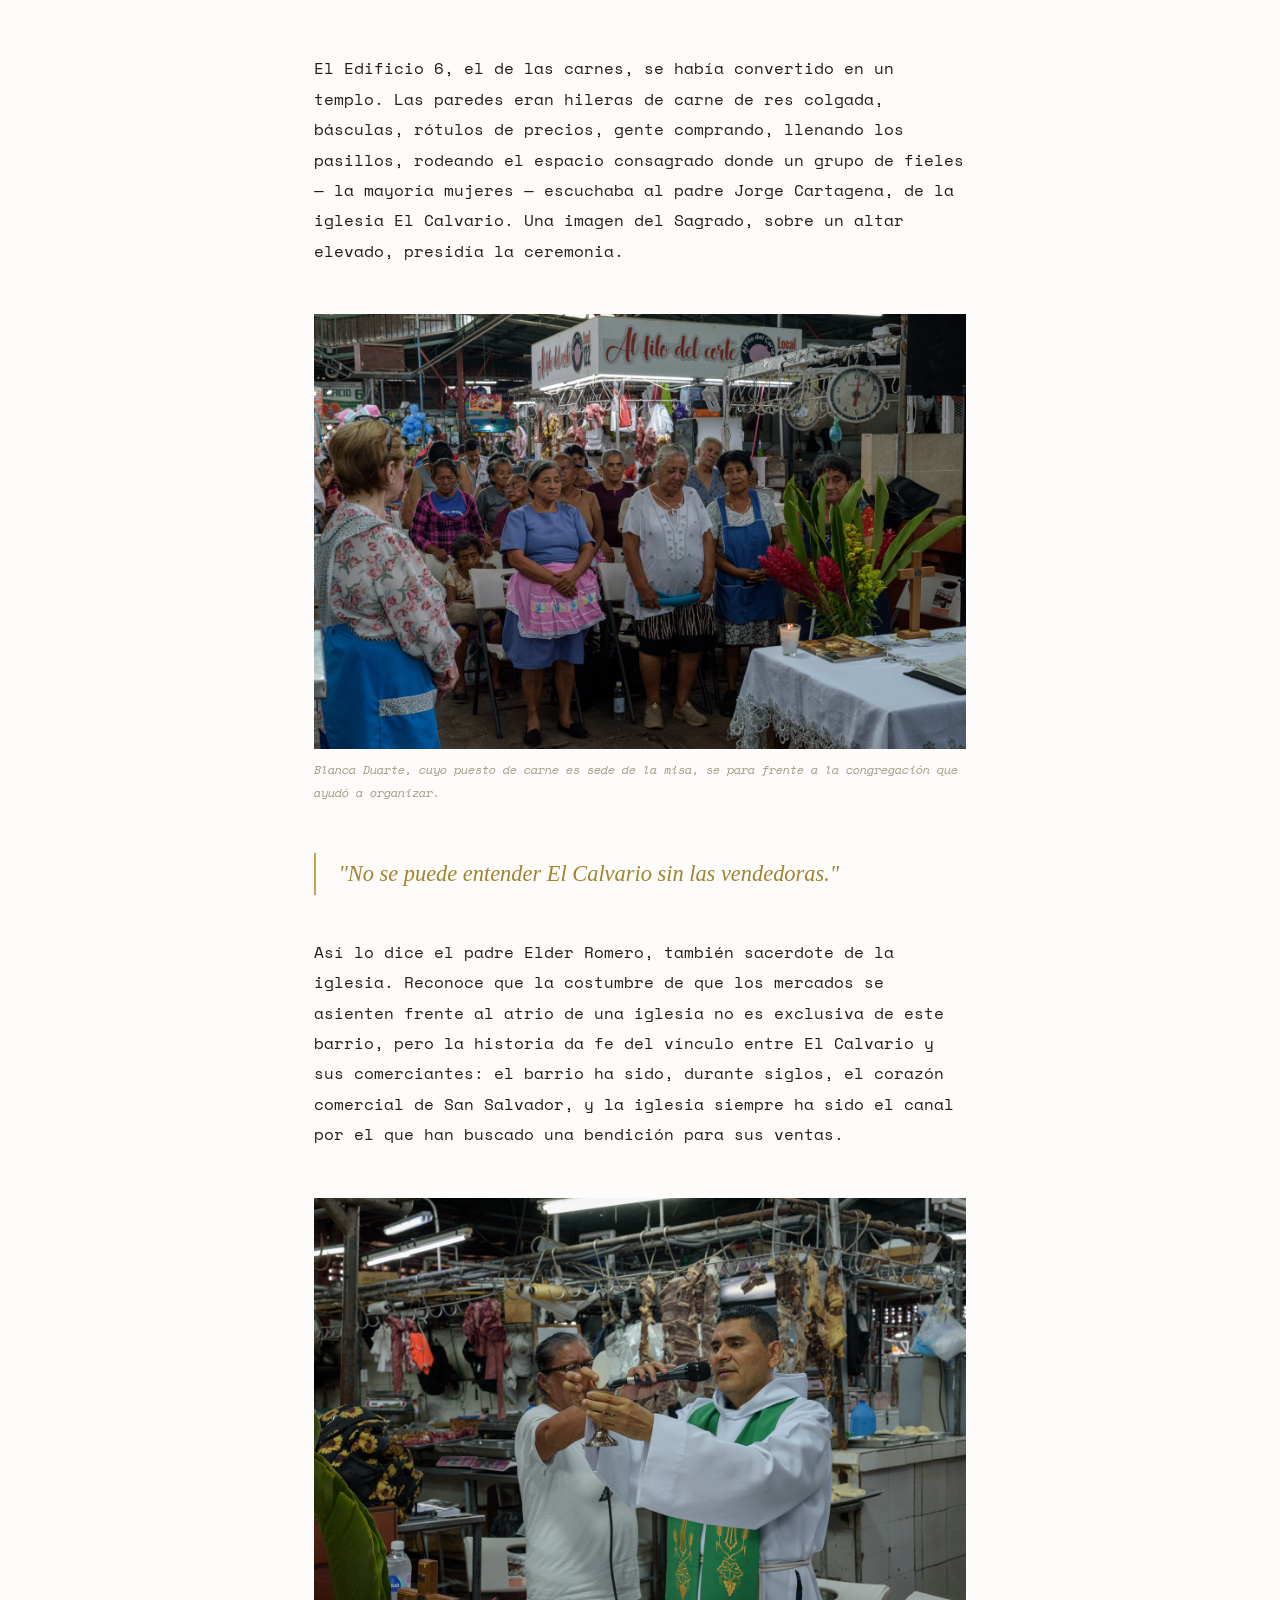
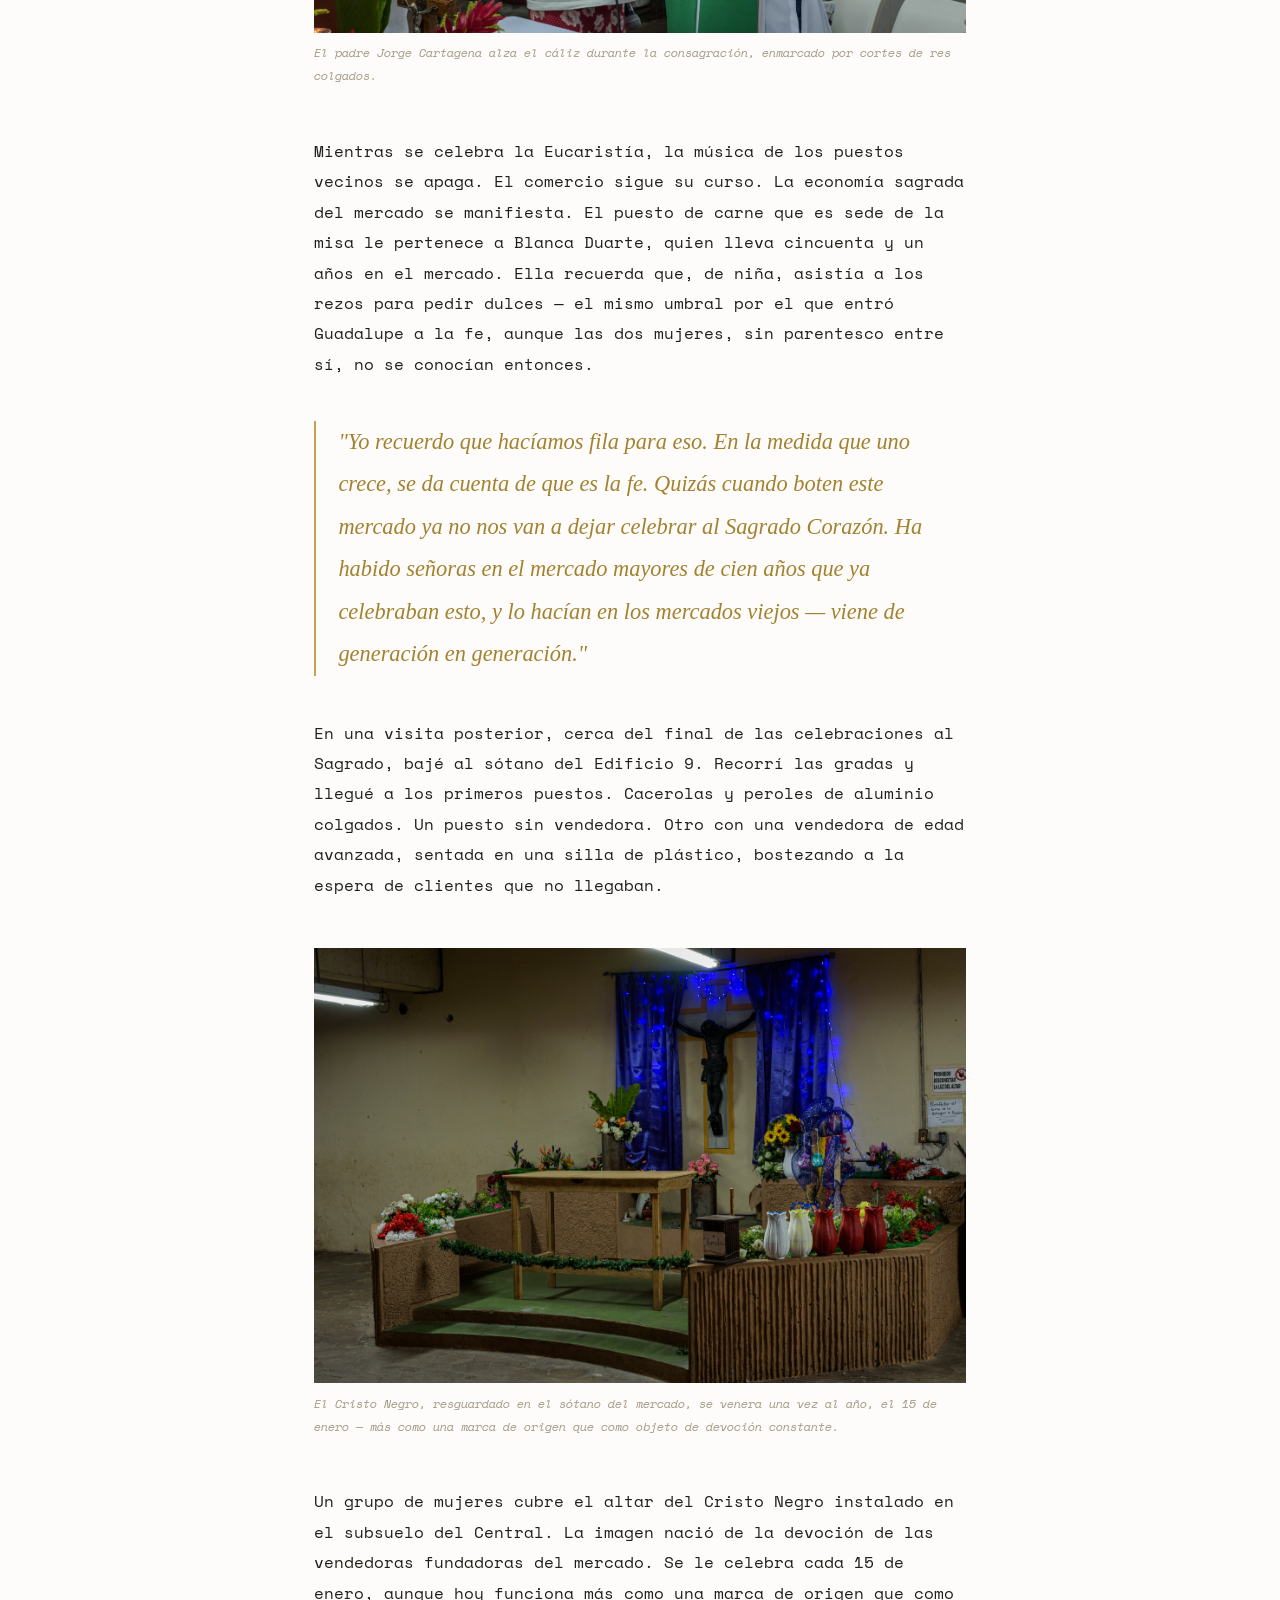
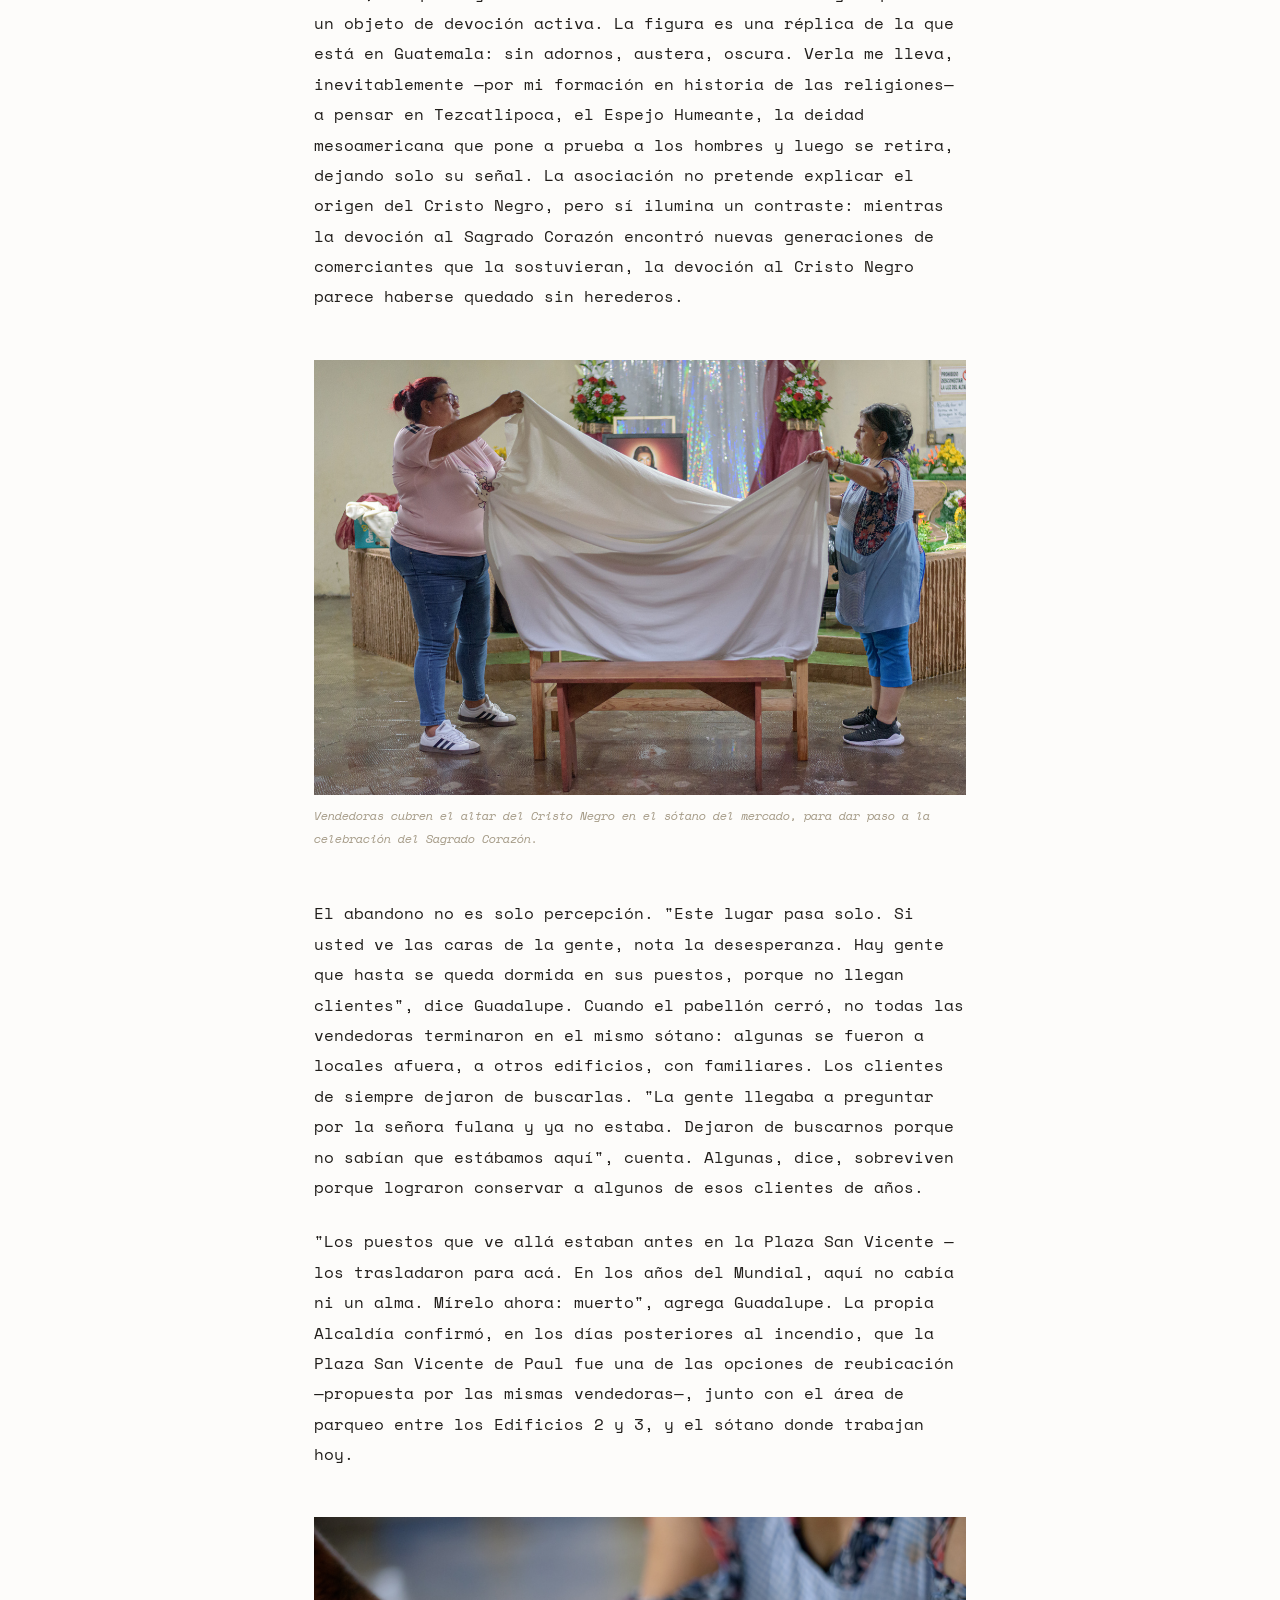
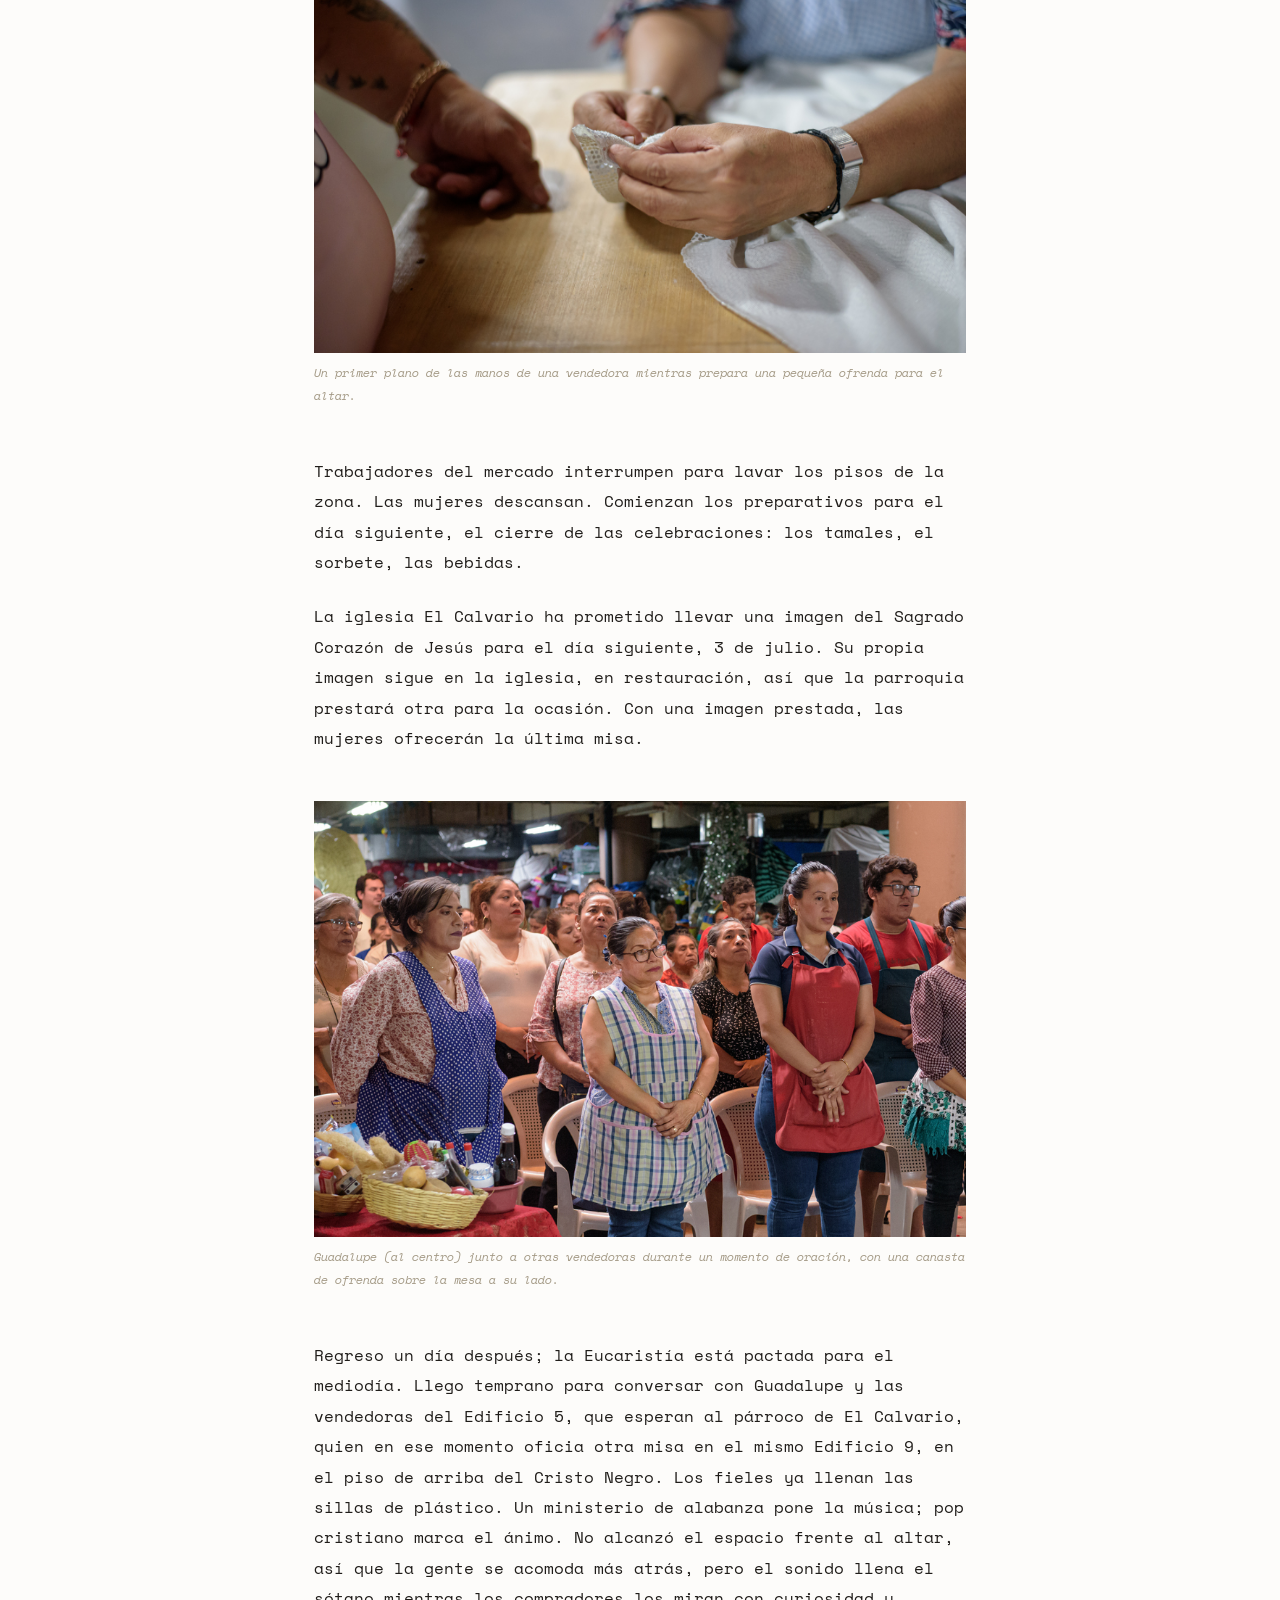
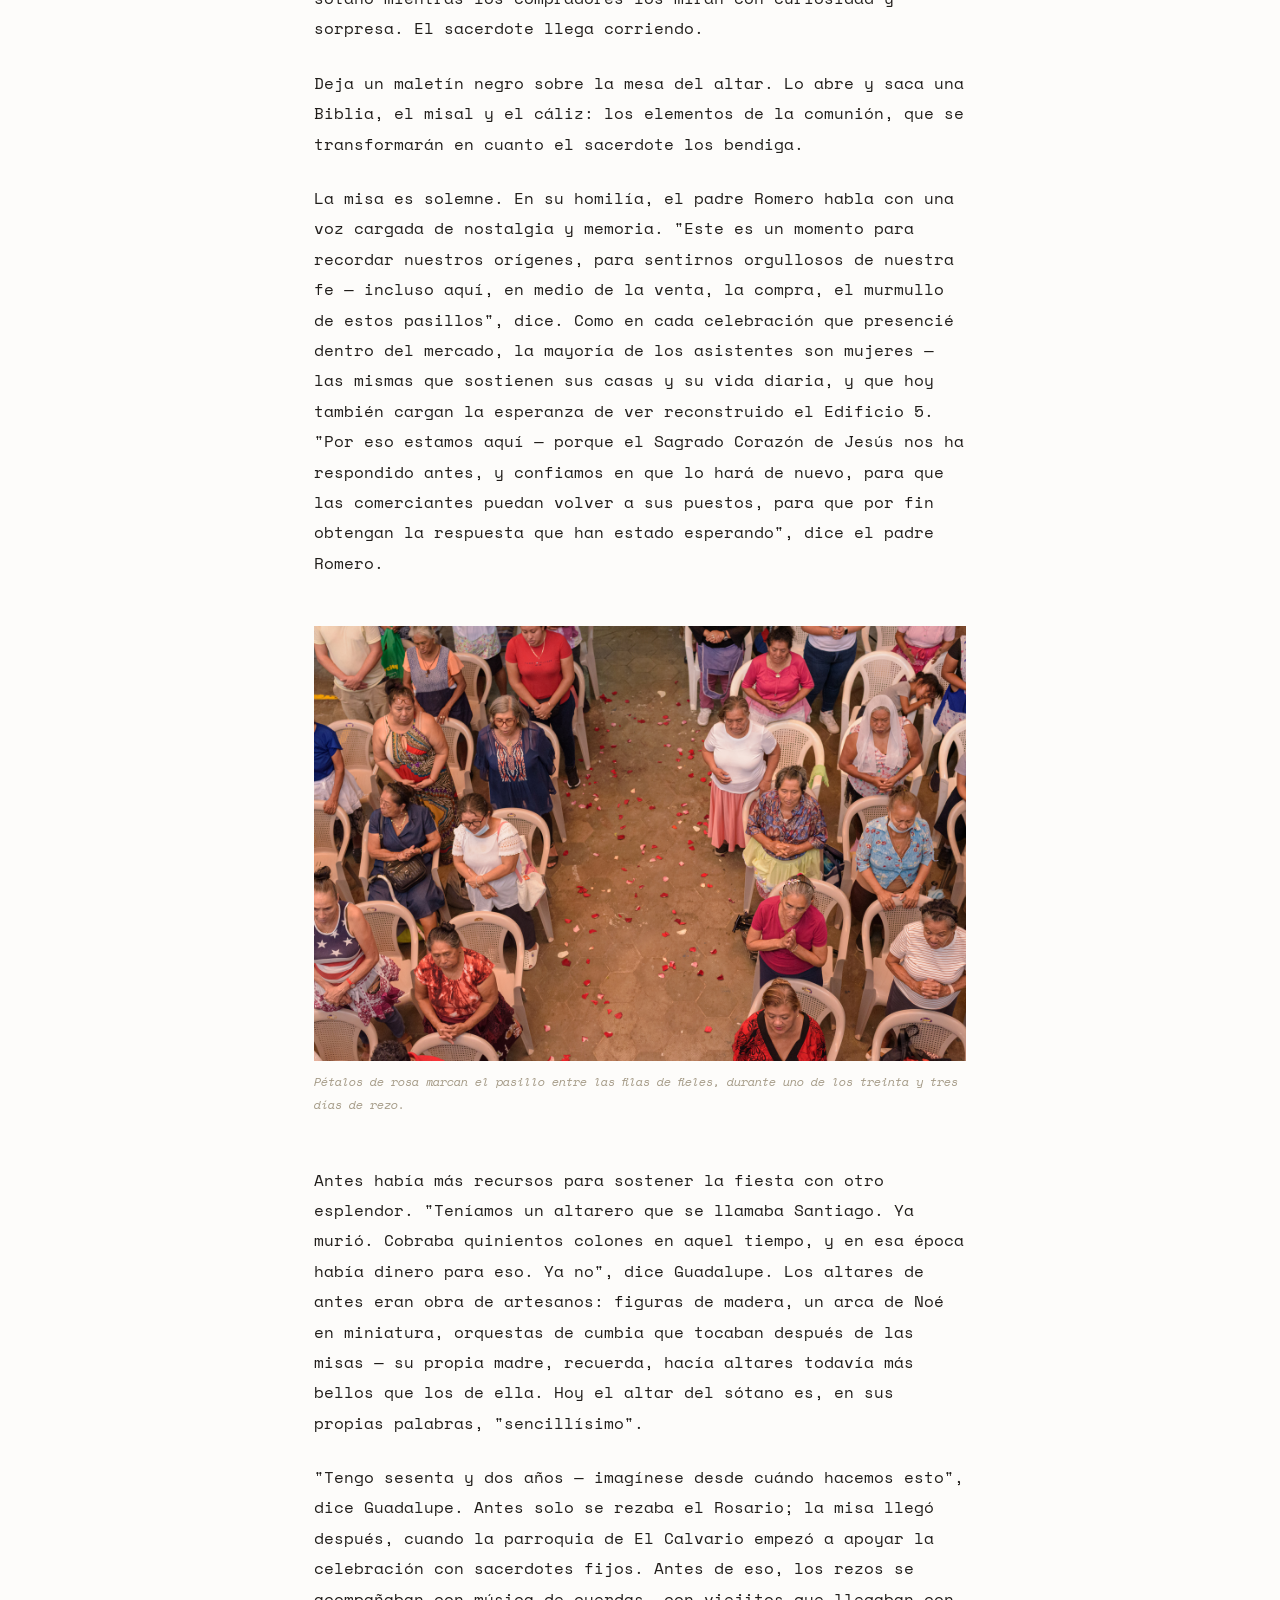
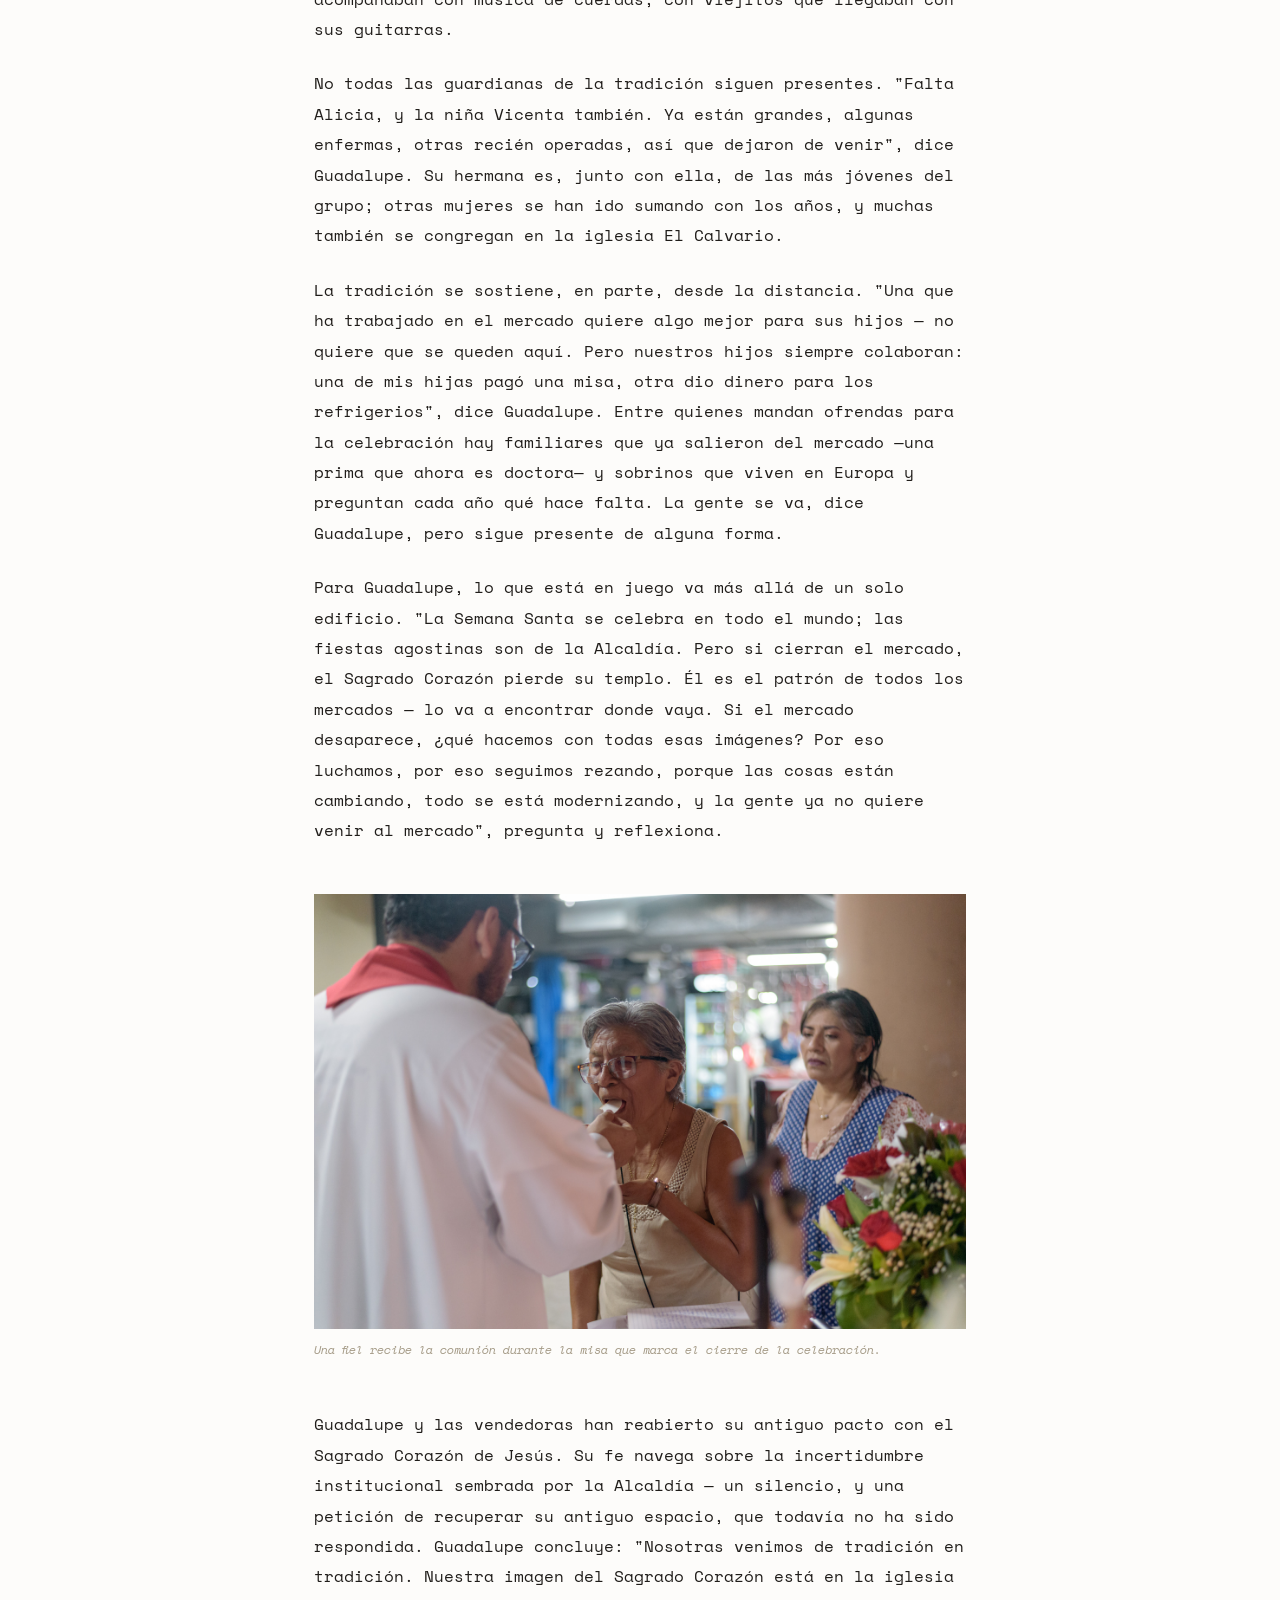
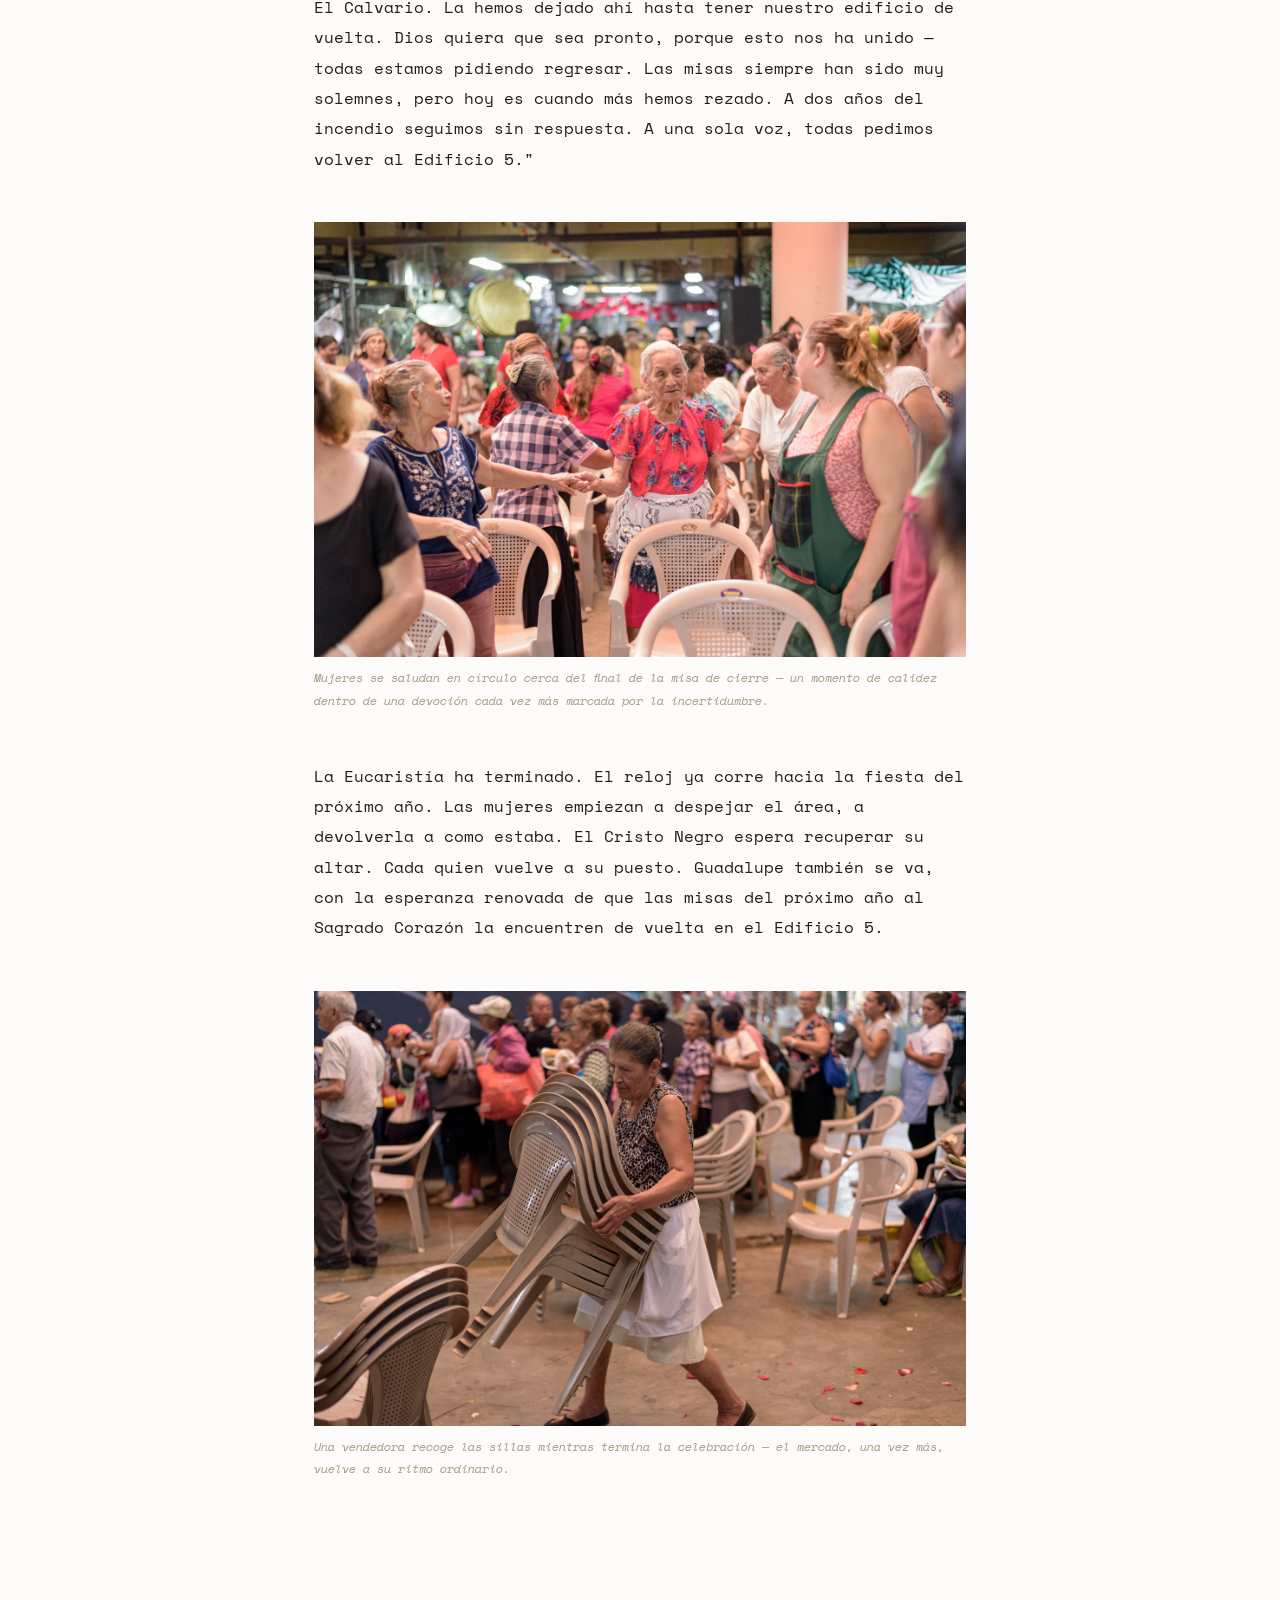
<file: umbral-01-fe-mercado-central.html>
<!DOCTYPE html>
<html lang="es">
<head>
<meta charset="UTF-8">
<meta name="viewport" content="width=device-width, initial-scale=1.0">
<title>La fe que sobrevivió al incendio del Edificio 5 — El Umbral — El Espanto</title>
<link rel="preconnect" href="https://fonts.googleapis.com">
<link rel="preconnect" href="https://fonts.gstatic.com" crossorigin>
<link href="https://fonts.googleapis.com/css2?family=IM+Fell+English:ital@0;1&family=Space+Mono:ital,wght@0,400;0,700;1,400&display=swap" rel="stylesheet">

<style>
  *, *::before, *::after { box-sizing: border-box; margin: 0; padding: 0; }

  :root {
    --blanco: #fdfcfa;
    --hueso-claro: #f1ede4;
    --tinta: #201d1a;
    --tinta-suave: #58524a;
    --gris-med: #a49a86;
    --acento: #a3822f;
    --acento-suave: #c9a24d;
  }

  html { scroll-behavior: smooth; }
  body {
    background: var(--blanco);
    color: var(--tinta);
    font-family: 'Space Mono', monospace;
    min-height: 100vh;
  }

  .marca {
    position: fixed; top: 1.6rem; left: 2rem; z-index: 100;
    display: flex; align-items: center; gap: 0.55rem; text-decoration: none;
  }
  .marca-texto {
    font-family: 'Space Mono', monospace; font-size: 0.62rem;
    letter-spacing: 0.22em; text-transform: uppercase; color: var(--tinta-suave);
  }

  .nav-territorios {
    position: fixed; top: 1.9rem; right: 2rem; z-index: 100;
    display: flex; gap: 1.8rem;
  }
  .nav-territorios a {
    font-family: 'Space Mono', monospace; font-size: 0.6rem;
    letter-spacing: 0.2em; text-transform: uppercase; text-decoration: none;
    color: var(--gris-med); transition: color 0.4s ease;
  }
  .nav-territorios a:hover { color: var(--tinta); }
  .nav-territorios a.activo { color: var(--acento); }
  @media (max-width: 720px) { .nav-territorios { display: none; } }

  .pieza-header {
    max-width: 760px;
    margin: 0 auto;
    padding: 8rem 1.5rem 3rem;
    text-align: center;
  }
  .pieza-tag {
    display: block;
    font-family: 'Space Mono', monospace;
    font-size: 0.62rem;
    letter-spacing: 0.28em;
    text-transform: uppercase;
    color: var(--acento-suave);
    margin-bottom: 1.2rem;
  }
  .pieza-titulo {
    font-family: 'IM Fell English', serif;
    font-weight: 400;
    font-size: clamp(2rem, 5.4vw, 3.4rem);
    line-height: 1.1;
    color: var(--tinta);
    margin-bottom: 1.1rem;
  }
  .pieza-subtitulo {
    font-family: 'IM Fell English', serif;
    font-style: italic;
    font-size: clamp(1rem, 1.6vw, 1.2rem);
    color: var(--tinta-suave);
  }

  .pieza-firma {
    text-align: center;
    font-family: 'Space Mono', monospace;
    font-size: 0.68rem;
    letter-spacing: 0.12em;
    color: var(--acento);
    max-width: 760px;
    margin: 0 auto 3rem;
    padding: 0 1.5rem;
  }

  .cuerpo-pieza {
    max-width: 700px;
    margin: 0 auto;
    padding: 1rem 1.5rem 7rem;
    font-family: 'Space Mono', monospace;
    font-size: 1rem;
    line-height: 1.9;
  }
  .cuerpo-pieza p { margin-bottom: 1.5rem; }
  .cuerpo-pieza figure { margin: 3rem 0; }
  .cuerpo-pieza img { width: 100%; display: block; background: var(--hueso-claro); }
  .cuerpo-pieza figcaption {
    font-size: 0.75rem; color: var(--gris-med);
    margin-top: 0.6rem; font-style: italic;
  }
  .cuerpo-pieza blockquote {
    font-family: 'IM Fell English', serif;
    font-style: italic;
    font-size: 1.4rem;
    color: var(--acento);
    border-left: 2px solid var(--acento-suave);
    padding-left: 1.4rem;
    margin: 2.6rem 0;
  }

  @media (max-width: 640px) {
    .pieza-header { padding: 6.5rem 1.2rem 2rem; }
  }
</style>
</head>
<body>

<a class="marca" href="index.html" aria-label="El Espanto — inicio">
  <svg viewBox="0 0 40 80" width="14" height="28" xmlns="http://www.w3.org/2000/svg" aria-hidden="true">
    <path d="M20,1 L16,18 L23,34 L14,52 L18,68 L20,79"
      fill="none" stroke="#201d1a" stroke-width="1.8"
      stroke-linecap="round" stroke-linejoin="round" opacity="0.75"/>
  </svg>
  <span class="marca-texto">El Espanto</span>
</a>

<nav class="nav-territorios">
  <a href="periferia.html">La Periferia</a>
  <a href="monte.html">El Monte</a>
  <a href="cruce.html">El Cruce</a>
  <a class="activo" href="umbral.html">El Umbral</a>
</nav>

<header class="pieza-header">
  <span class="pieza-tag">Ensayo fotográfico</span>
  <h1 class="pieza-titulo">La fe que sobrevivió al incendio del Edificio 5 del Mercado Central</h1>
  <p class="pieza-subtitulo">En un mercado centenario de San Salvador, un grupo de mujeres sostiene, generación tras generación, el voto que sus antepasadas hicieron alguna vez al Sagrado Corazón de Jesús.</p>
</header>

<p class="pieza-firma">Tecuani Mishpanti · <time datetime="2026-09-01">1 de septiembre, 2026</time></p>

<div class="cuerpo-pieza">

  <figure>
    <img src="umbral-01-fe-mercado-central-img01.jpg" alt="">
    <figcaption>Guadalupe de Girón, de 62 años, vende dulces desde un puesto temporal en el sótano del Edificio 9 — el espacio que ella y otras vendedoras desplazadas ocupan desde el incendio de 2024.</figcaption>
  </figure>

  <p>Detrás del mostrador de un puesto temporal, rodeada de vitrinas llenas de dulces, confeti y todo lo necesario para una fiesta infantil, Guadalupe de Girón atiende a una clienta con una sonrisa que desafía al sótano húmedo del Edificio 9 del Mercado Central de San Salvador. Cincuenta y dos años en el mercado son una prueba de resistencia y, aunque su territorio se ha reducido a este rincón provisional, no pierde la esperanza de volver a su antiguo local.</p>

  <p>En la madrugada del 2 de agosto de 2024, el Edificio 5, donde Guadalupe pasó gran parte de su vida, fue consumido por un incendio. El fuego dañó entre 80 y 90 de los 276 puestos del edificio, según el reporte oficial del Cuerpo de Bomberos — casi un tercio de todo el pabellón. El edificio permanece cerrado, inaccesible. Ocho meses después del incendio, la Alcaldía de San Salvador Centro confirmó a medios locales que el edificio sigue asegurado, pero que el municipio espera una inspección judicial antes de poder hacer uso del seguro. No se ha anunciado fecha de reconstrucción. Para las vendedoras, la burocracia suena a desalojo definitivo.</p>

  <p>Unos días después del desastre, personal de la alcaldía guió a Guadalupe y a un grupo de comerciantes por lo que quedaba del pabellón calcinado. "No quedó nada, y lo poco que había, se lo llevaron", recordó Guadalupe, con una resignación que muerde. "Tocó empezar de cero. Pero al menos la imagen del Sagrado Corazón de Jesús no se quemó."</p>

  <p>La explicación oficial del Cuerpo de Bomberos de El Salvador fue que el incendio inició por un cortocircuito — una falla eléctrica, dicen las vendedoras, en un sistema que operaba con el mismo cableado antiguo desde que se construyó el mercado. La grasa de las carnicerías y la cera de las velas votivas fueron el combustible perfecto que redujo a cenizas buena parte del espacio — algo que el propio director municipal de Protección Civil confirmó en su momento: el sector afectado concentraba puestos de venta de grasas vegetales y animales, y de candelas.</p>

  <p>Para las mujeres del Central, el Sagrado Corazón es el amo y señor de todos los mercados, y le atribuyen el milagro que permitió que el comercio informal floreciera en el barrio El Calvario. Según la memoria de las vendedoras de "los mercados de antes", sus antepasadas le hicieron una promesa jurada al patrón del mercado: si el santo les ayudaba a vaciar sus canastos y asegurar la venta del día, ellas le consagrarían treinta y tres días continuos de rezo.</p>

  <p>Aquel pacto de supervivencia económica comenzó en la tierra, en el antiguo centro de abastos al aire libre conocido popularmente como "El Chiquero". En 1975, cuando la modernización de la época levantó los bloques de cemento del Mercado Central para ordenar las calles alrededor, el laberinto de concreto se construyó justo encima de ese suelo histórico. El mercado sepultó a "El Chiquero", convirtiéndolo en su sótano, y absorbió también otros mercados más pequeños — entre ellos La Compañía, donde comienza la propia historia familiar de Guadalupe. Por eso sus años ahí y los que lleva en el Mercado Central se cuentan como una sola cifra continua. Pero la promesa migró intacta hacia todo el Mercado Central.</p>

  <p>Guadalupe recuerda su propia versión. "Nosotras llegamos hace cincuenta y dos años al mercado de La Compañía. Ahí tenía un puestecito mi mamá. Desde ahí venía la tradición", cuenta. Tenía siete u ocho años cuando empezó a asistir a los rezos — no por fe, sino por el sorbete, los tamales y los dulces que repartían al final. Las rezadoras de entonces eran estrictas: a quien no rezaba, no le daban de comer. Su madre nunca pudo pagar un día de misa —"apenas teníamos para comer", recuerda Guadalupe— así que ella y sus hermanas iban solo a pedir el refrigerio, mientras las familias con más recursos costeaban la celebración completa.</p>

  <p>Ese recuerdo de carencia es lo que hoy guía su manera, más generosa, de vivir la tradición. "Yo les digo, compremos y hay que dar, porque ya pasamos por eso", explica. "Aquí viene gente que quizás lo que come en la misa será la única comida que tendrá en el día." Muchos fieles recorren varias misas el mismo día, guardando tamales en una bolsa para llevárselos a los nietos.</p>

  <p>Desde entonces, la devoción se multiplicó por todo el complejo, y cada comité adoptó su propia imagen como escudo protector. Así nacieron los comités religiosos en cada edificio del Mercado Central — una estructura que, según las propias vendedoras, se repite en otros mercados del país, aunque fue aquí donde la vieron nacer. Las vendedoras se convirtieron en guardianas de una memoria abrumadoramente femenina, transmitida de madres a hijas a través de rezos que van del primero de junio al tres de julio. Rezos que se volvieron misas. Hoy, mientras el Edificio 5 sigue clausurado y su santo permanece resguardado en la cercana iglesia de El Calvario, Guadalupe y las mujeres del sótano se preparan para darle continuidad a la fiesta fundacional del mercado. El dinero escasea en el sótano del Edificio 9, pero su fe no se rompe.</p>

  <p>"Había un sector de pescadores que tenía su propio corazón, y otro de especias. Nosotras teníamos otro corazón en el Edificio 5. Entraron también otros corazones. Así, a cada comité le fueron dando un Corazón de Cristo. Todos fueron donados", recuerda Guadalupe.</p>

  <p>Días antes de mi conversación con Guadalupe, durante una de mis visitas al mercado, descubrí por qué la presencia del Sagrado Corazón ahí era mucho más que un símbolo religioso. Según las vendedoras, el Central dejó atrás sus días de gloria, pero sus pasillos nunca están vacíos. En un día normal de compras, cualquier pasillo te puede poner de frente con una misa.</p>

  <figure>
    <img src="umbral-01-fe-mercado-central-img02.jpg" alt="">
    <figcaption>Una misa transcurre dentro del Edificio 6, el pabellón de carnes, bajo un dosel de tela dorada y roja, mientras una compradora alcanza un corte de carne a pocos pasos del altar.</figcaption>
  </figure>

  <p>El Edificio 6, el de las carnes, se había convertido en un templo. Las paredes eran hileras de carne de res colgada, básculas, rótulos de precios, gente comprando, llenando los pasillos, rodeando el espacio consagrado donde un grupo de fieles — la mayoría mujeres — escuchaba al padre Jorge Cartagena, de la iglesia El Calvario. Una imagen del Sagrado, sobre un altar elevado, presidía la ceremonia.</p>

  <figure>
    <img src="umbral-01-fe-mercado-central-img03.jpg" alt="">
    <figcaption>Blanca Duarte, cuyo puesto de carne es sede de la misa, se para frente a la congregación que ayudó a organizar.</figcaption>
  </figure>

  <blockquote>
    "No se puede entender El Calvario sin las vendedoras."
  </blockquote>

  <p>Así lo dice el padre Elder Romero, también sacerdote de la iglesia. Reconoce que la costumbre de que los mercados se asienten frente al atrio de una iglesia no es exclusiva de este barrio, pero la historia da fe del vínculo entre El Calvario y sus comerciantes: el barrio ha sido, durante siglos, el corazón comercial de San Salvador, y la iglesia siempre ha sido el canal por el que han buscado una bendición para sus ventas.</p>

  <figure>
    <img src="umbral-01-fe-mercado-central-img04.jpg" alt="">
    <figcaption>El padre Jorge Cartagena alza el cáliz durante la consagración, enmarcado por cortes de res colgados.</figcaption>
  </figure>

  <p>Mientras se celebra la Eucaristía, la música de los puestos vecinos se apaga. El comercio sigue su curso. La economía sagrada del mercado se manifiesta. El puesto de carne que es sede de la misa le pertenece a Blanca Duarte, quien lleva cincuenta y un años en el mercado. Ella recuerda que, de niña, asistía a los rezos para pedir dulces — el mismo umbral por el que entró Guadalupe a la fe, aunque las dos mujeres, sin parentesco entre sí, no se conocían entonces.</p>

  <blockquote>
    "Yo recuerdo que hacíamos fila para eso. En la medida que uno crece, se da cuenta de que es la fe. Quizás cuando boten este mercado ya no nos van a dejar celebrar al Sagrado Corazón. Ha habido señoras en el mercado mayores de cien años que ya celebraban esto, y lo hacían en los mercados viejos — viene de generación en generación."
  </blockquote>

  <p>En una visita posterior, cerca del final de las celebraciones al Sagrado, bajé al sótano del Edificio 9. Recorrí las gradas y llegué a los primeros puestos. Cacerolas y peroles de aluminio colgados. Un puesto sin vendedora. Otro con una vendedora de edad avanzada, sentada en una silla de plástico, bostezando a la espera de clientes que no llegaban.</p>

  <figure>
    <img src="umbral-01-fe-mercado-central-img05.jpg" alt="">
    <figcaption>El Cristo Negro, resguardado en el sótano del mercado, se venera una vez al año, el 15 de enero — más como una marca de origen que como objeto de devoción constante.</figcaption>
  </figure>

  <p>Un grupo de mujeres cubre el altar del Cristo Negro instalado en el subsuelo del Central. La imagen nació de la devoción de las vendedoras fundadoras del mercado. Se le celebra cada 15 de enero, aunque hoy funciona más como una marca de origen que como un objeto de devoción activa. La figura es una réplica de la que está en Guatemala: sin adornos, austera, oscura. Verla me lleva, inevitablemente —por mi formación en historia de las religiones— a pensar en Tezcatlipoca, el Espejo Humeante, la deidad mesoamericana que pone a prueba a los hombres y luego se retira, dejando solo su señal. La asociación no pretende explicar el origen del Cristo Negro, pero sí ilumina un contraste: mientras la devoción al Sagrado Corazón encontró nuevas generaciones de comerciantes que la sostuvieran, la devoción al Cristo Negro parece haberse quedado sin herederos.</p>

  <figure>
    <img src="umbral-01-fe-mercado-central-img06.jpg" alt="">
    <figcaption>Vendedoras cubren el altar del Cristo Negro en el sótano del mercado, para dar paso a la celebración del Sagrado Corazón.</figcaption>
  </figure>

  <p>El abandono no es solo percepción. "Este lugar pasa solo. Si usted ve las caras de la gente, nota la desesperanza. Hay gente que hasta se queda dormida en sus puestos, porque no llegan clientes", dice Guadalupe. Cuando el pabellón cerró, no todas las vendedoras terminaron en el mismo sótano: algunas se fueron a locales afuera, a otros edificios, con familiares. Los clientes de siempre dejaron de buscarlas. "La gente llegaba a preguntar por la señora fulana y ya no estaba. Dejaron de buscarnos porque no sabían que estábamos aquí", cuenta. Algunas, dice, sobreviven porque lograron conservar a algunos de esos clientes de años.</p>

  <p>"Los puestos que ve allá estaban antes en la Plaza San Vicente — los trasladaron para acá. En los años del Mundial, aquí no cabía ni un alma. Mírelo ahora: muerto", agrega Guadalupe. La propia Alcaldía confirmó, en los días posteriores al incendio, que la Plaza San Vicente de Paul fue una de las opciones de reubicación —propuesta por las mismas vendedoras—, junto con el área de parqueo entre los Edificios 2 y 3, y el sótano donde trabajan hoy.</p>

  <figure>
    <img src="umbral-01-fe-mercado-central-img07.jpg" alt="">
    <figcaption>Un primer plano de las manos de una vendedora mientras prepara una pequeña ofrenda para el altar.</figcaption>
  </figure>

  <p>Trabajadores del mercado interrumpen para lavar los pisos de la zona. Las mujeres descansan. Comienzan los preparativos para el día siguiente, el cierre de las celebraciones: los tamales, el sorbete, las bebidas.</p>

  <p>La iglesia El Calvario ha prometido llevar una imagen del Sagrado Corazón de Jesús para el día siguiente, 3 de julio. Su propia imagen sigue en la iglesia, en restauración, así que la parroquia prestará otra para la ocasión. Con una imagen prestada, las mujeres ofrecerán la última misa.</p>

  <figure>
    <img src="umbral-01-fe-mercado-central-img08.jpg" alt="">
    <figcaption>Guadalupe (al centro) junto a otras vendedoras durante un momento de oración, con una canasta de ofrenda sobre la mesa a su lado.</figcaption>
  </figure>

  <p>Regreso un día después; la Eucaristía está pactada para el mediodía. Llego temprano para conversar con Guadalupe y las vendedoras del Edificio 5, que esperan al párroco de El Calvario, quien en ese momento oficia otra misa en el mismo Edificio 9, en el piso de arriba del Cristo Negro. Los fieles ya llenan las sillas de plástico. Un ministerio de alabanza pone la música; pop cristiano marca el ánimo. No alcanzó el espacio frente al altar, así que la gente se acomoda más atrás, pero el sonido llena el sótano mientras los compradores los miran con curiosidad y sorpresa. El sacerdote llega corriendo.</p>

  <p>Deja un maletín negro sobre la mesa del altar. Lo abre y saca una Biblia, el misal y el cáliz: los elementos de la comunión, que se transformarán en cuanto el sacerdote los bendiga.</p>

  <p>La misa es solemne. En su homilía, el padre Romero habla con una voz cargada de nostalgia y memoria. "Este es un momento para recordar nuestros orígenes, para sentirnos orgullosos de nuestra fe — incluso aquí, en medio de la venta, la compra, el murmullo de estos pasillos", dice. Como en cada celebración que presencié dentro del mercado, la mayoría de los asistentes son mujeres — las mismas que sostienen sus casas y su vida diaria, y que hoy también cargan la esperanza de ver reconstruido el Edificio 5. "Por eso estamos aquí — porque el Sagrado Corazón de Jesús nos ha respondido antes, y confiamos en que lo hará de nuevo, para que las comerciantes puedan volver a sus puestos, para que por fin obtengan la respuesta que han estado esperando", dice el padre Romero.</p>

  <figure>
    <img src="umbral-01-fe-mercado-central-img09.jpg" alt="">
    <figcaption>Pétalos de rosa marcan el pasillo entre las filas de fieles, durante uno de los treinta y tres días de rezo.</figcaption>
  </figure>

  <p>Antes había más recursos para sostener la fiesta con otro esplendor. "Teníamos un altarero que se llamaba Santiago. Ya murió. Cobraba quinientos colones en aquel tiempo, y en esa época había dinero para eso. Ya no", dice Guadalupe. Los altares de antes eran obra de artesanos: figuras de madera, un arca de Noé en miniatura, orquestas de cumbia que tocaban después de las misas — su propia madre, recuerda, hacía altares todavía más bellos que los de ella. Hoy el altar del sótano es, en sus propias palabras, "sencillísimo".</p>

  <p>"Tengo sesenta y dos años — imagínese desde cuándo hacemos esto", dice Guadalupe. Antes solo se rezaba el Rosario; la misa llegó después, cuando la parroquia de El Calvario empezó a apoyar la celebración con sacerdotes fijos. Antes de eso, los rezos se acompañaban con música de cuerdas, con viejitos que llegaban con sus guitarras.</p>

  <p>No todas las guardianas de la tradición siguen presentes. "Falta Alicia, y la niña Vicenta también. Ya están grandes, algunas enfermas, otras recién operadas, así que dejaron de venir", dice Guadalupe. Su hermana es, junto con ella, de las más jóvenes del grupo; otras mujeres se han ido sumando con los años, y muchas también se congregan en la iglesia El Calvario.</p>

  <p>La tradición se sostiene, en parte, desde la distancia. "Una que ha trabajado en el mercado quiere algo mejor para sus hijos — no quiere que se queden aquí. Pero nuestros hijos siempre colaboran: una de mis hijas pagó una misa, otra dio dinero para los refrigerios", dice Guadalupe. Entre quienes mandan ofrendas para la celebración hay familiares que ya salieron del mercado —una prima que ahora es doctora— y sobrinos que viven en Europa y preguntan cada año qué hace falta. La gente se va, dice Guadalupe, pero sigue presente de alguna forma.</p>

  <p>Para Guadalupe, lo que está en juego va más allá de un solo edificio. "La Semana Santa se celebra en todo el mundo; las fiestas agostinas son de la Alcaldía. Pero si cierran el mercado, el Sagrado Corazón pierde su templo. Él es el patrón de todos los mercados — lo va a encontrar donde vaya. Si el mercado desaparece, ¿qué hacemos con todas esas imágenes? Por eso luchamos, por eso seguimos rezando, porque las cosas están cambiando, todo se está modernizando, y la gente ya no quiere venir al mercado", pregunta y reflexiona.</p>

  <figure>
    <img src="umbral-01-fe-mercado-central-img11.jpg" alt="">
    <figcaption>Una fiel recibe la comunión durante la misa que marca el cierre de la celebración.</figcaption>
  </figure>

  <p>Guadalupe y las vendedoras han reabierto su antiguo pacto con el Sagrado Corazón de Jesús. Su fe navega sobre la incertidumbre institucional sembrada por la Alcaldía — un silencio, y una petición de recuperar su antiguo espacio, que todavía no ha sido respondida. Guadalupe concluye: "Nosotras venimos de tradición en tradición. Nuestra imagen del Sagrado Corazón está en la iglesia El Calvario. La hemos dejado ahí hasta tener nuestro edificio de vuelta. Dios quiera que sea pronto, porque esto nos ha unido — todas estamos pidiendo regresar. Las misas siempre han sido muy solemnes, pero hoy es cuando más hemos rezado. A dos años del incendio seguimos sin respuesta. A una sola voz, todas pedimos volver al Edificio 5."</p>

  <figure>
    <img src="umbral-01-fe-mercado-central-img10.jpg" alt="">
    <figcaption>Mujeres se saludan en círculo cerca del final de la misa de cierre — un momento de calidez dentro de una devoción cada vez más marcada por la incertidumbre.</figcaption>
  </figure>

  <p>La Eucaristía ha terminado. El reloj ya corre hacia la fiesta del próximo año. Las mujeres empiezan a despejar el área, a devolverla a como estaba. El Cristo Negro espera recuperar su altar. Cada quien vuelve a su puesto. Guadalupe también se va, con la esperanza renovada de que las misas del próximo año al Sagrado Corazón la encuentren de vuelta en el Edificio 5.</p>

  <figure>
    <img src="umbral-01-fe-mercado-central-img12.jpg" alt="">
    <figcaption>Una vendedora recoge las sillas mientras termina la celebración — el mercado, una vez más, vuelve a su ritmo ordinario.</figcaption>
  </figure>

</div>

</body>
</html>
</file>
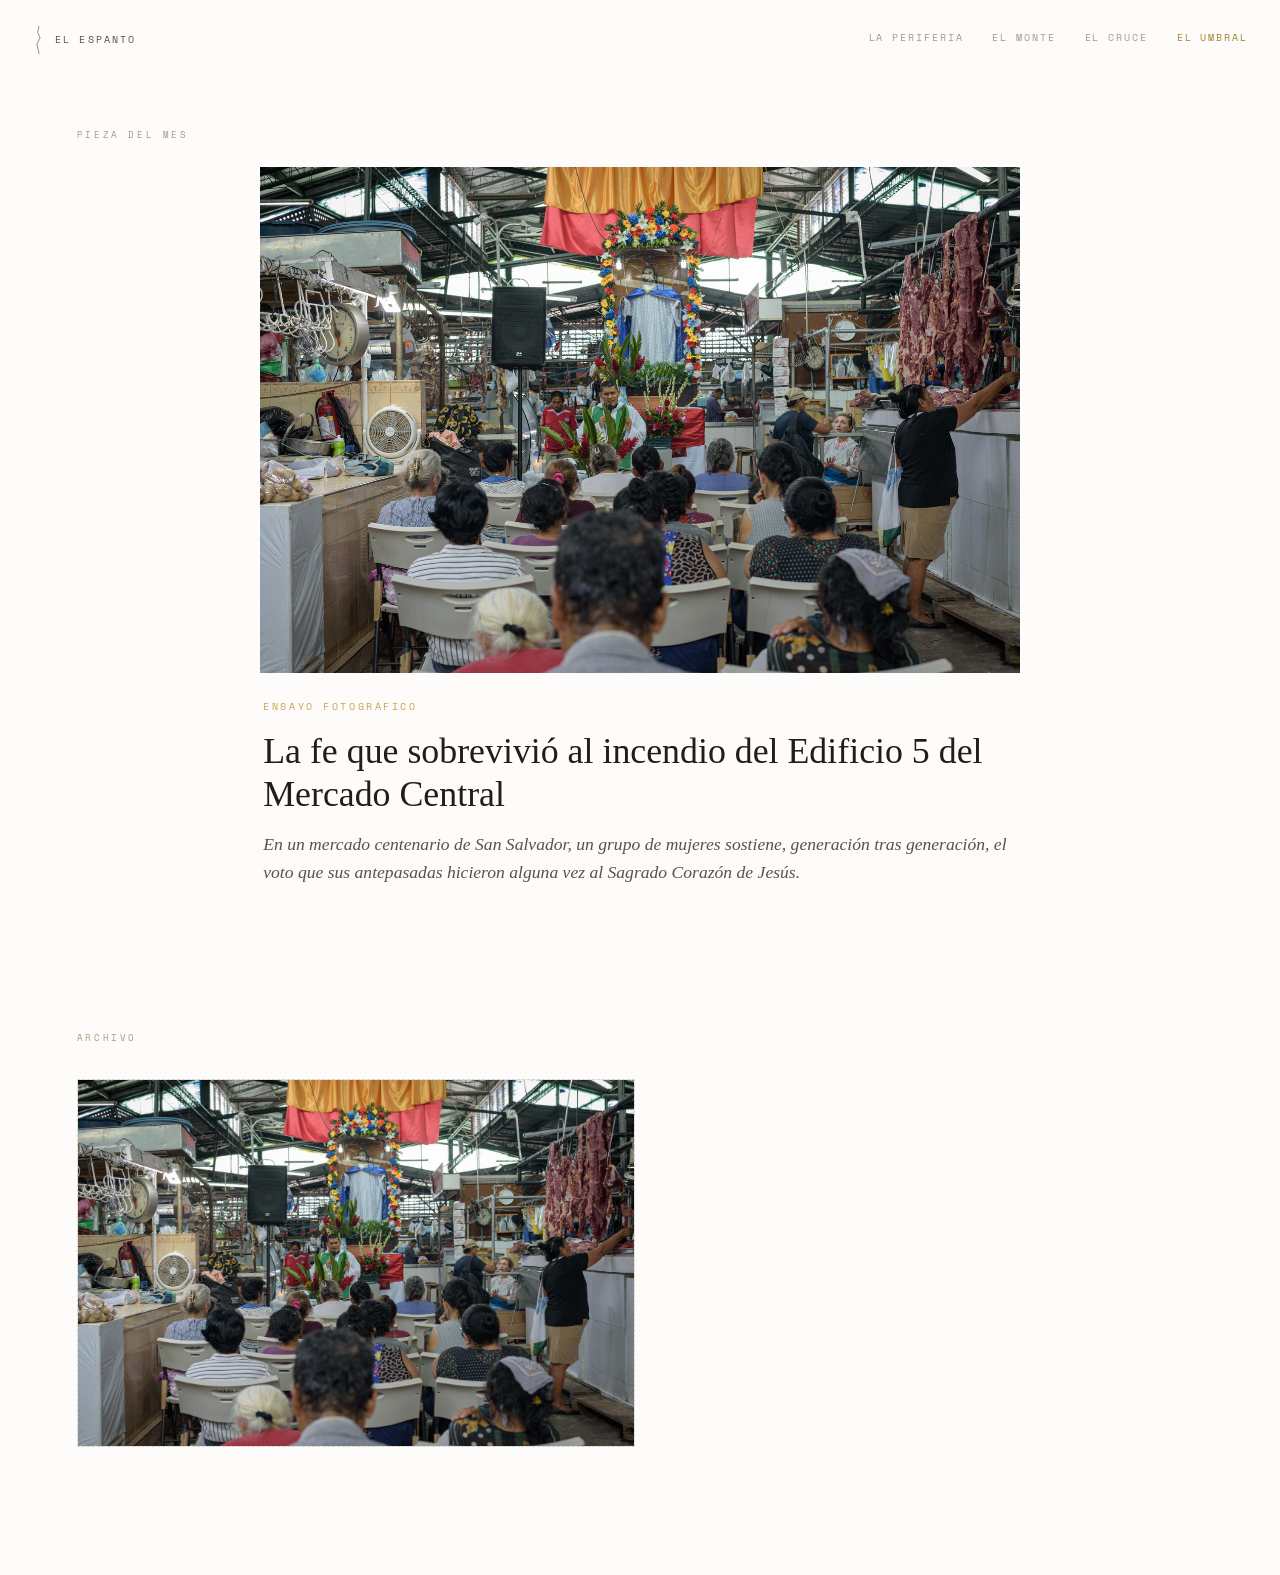
<file: umbral.html>
<!DOCTYPE html>
<html lang="es">
<head>
<meta charset="UTF-8">
<meta name="viewport" content="width=device-width, initial-scale=1.0">
<title>El Umbral — El Espanto</title>
<link rel="preconnect" href="https://fonts.googleapis.com">
<link rel="preconnect" href="https://fonts.gstatic.com" crossorigin>
<link href="https://fonts.googleapis.com/css2?family=IM+Fell+English:ital@0;1&family=Space+Mono:ital,wght@0,400;0,700;1,400&display=swap" rel="stylesheet">

<style>
  *, *::before, *::after { box-sizing: border-box; margin: 0; padding: 0; }

  :root {
    --blanco:       #fdfcfa;
    --hueso-claro:  #f1ede4;
    --tinta:        #201d1a;
    --tinta-suave:  #58524a;
    --gris-med:     #a49a86;

    --dorado:       #a3822f;
    --dorado-suave: #c9a24d;

    --periferia:    #6f9a2c;
    --monte:        #4a6b4a;
    --cruce:        #8f2020;
    --umbral:       #a3822f;
  }

  html { scroll-behavior: smooth; }
  body {
    background: var(--blanco);
    color: var(--tinta);
    font-family: 'Space Mono', monospace;
    min-height: 100vh;
  }

  .marca {
    position: fixed;
    top: 1.6rem; left: 2rem;
    z-index: 100;
    display: flex;
    align-items: center;
    gap: 0.55rem;
    text-decoration: none;
  }
  .marca svg { display: block; }
  .marca-texto {
    font-family: 'Space Mono', monospace;
    font-size: 0.62rem;
    letter-spacing: 0.22em;
    text-transform: uppercase;
    color: var(--tinta-suave);
  }

  .nav-territorios {
    position: fixed;
    top: 1.9rem; right: 2rem;
    z-index: 100;
    display: flex;
    gap: 1.8rem;
  }
  .nav-territorios a {
    font-family: 'Space Mono', monospace;
    font-size: 0.6rem;
    letter-spacing: 0.2em;
    text-transform: uppercase;
    text-decoration: none;
    color: var(--gris-med);
    transition: color 0.4s ease;
  }
  .nav-territorios a:hover { color: var(--tinta); }
  .nav-territorios a.activo { color: var(--dorado); }

  @media (max-width: 720px) {
    .nav-territorios { display: none; }
  }

  /* ══════════════════════════════
     HERO — portada de revista, vertical, muy limpia.
     Inspirado en Atmos: la foto es la portada.
  ══════════════════════════════ */
  .hero {
    position: relative;
    padding: 8rem 6vw 4rem;
    max-width: 1400px;
    margin: 0 auto;
  }

  .hero-etiqueta {
    display: block;
    font-family: 'Space Mono', monospace;
    font-size: 0.58rem;
    letter-spacing: 0.28em;
    text-transform: uppercase;
    color: var(--gris-med);
    margin-bottom: 1.6rem;
    opacity: 0;
    animation: aparece 0.9s ease forwards 0.1s;
  }

  .portada {
    display: block;
    max-width: 760px;
    margin: 0 auto;
    text-decoration: none;
    opacity: 0;
    animation: aparece 1.1s ease forwards 0.22s;
  }
  .portada-imagen {
    aspect-ratio: 3 / 2;
    max-height: 62vh;
    background: var(--hueso-claro);
    overflow: hidden;
  }
  .portada-imagen img {
    width: 100%; height: 100%;
    object-fit: cover;
    display: block;
  }

  .portada-leyenda {
    padding: 1.6rem 0.2rem 0;
  }

  .hero-tag {
    display: block;
    font-family: 'Space Mono', monospace;
    font-size: 0.62rem;
    letter-spacing: 0.26em;
    text-transform: uppercase;
    color: var(--dorado-suave);
    margin-bottom: 1rem;
  }

  .hero-titulo {
    font-family: 'IM Fell English', serif;
    font-weight: 400;
    font-size: clamp(1.6rem, 2.8vw, 2.4rem);
    line-height: 1.2;
    color: var(--tinta);
    margin-bottom: 0.9rem;
  }

  .hero-frase {
    font-family: 'IM Fell English', serif;
    font-style: italic;
    font-size: clamp(0.95rem, 1.4vw, 1.1rem);
    line-height: 1.6;
    color: var(--tinta-suave);
  }

  @keyframes aparece {
    from { opacity: 0; transform: translateY(12px); }
    to   { opacity: 1; transform: translateY(0); }
  }

  /* ══════════════════════════════
     ARCHIVO — mosaico denso, la foto manda.
     Inspirado en la retícula de Atmos.
  ══════════════════════════════ */
  .archivo {
    max-width: 1400px;
    margin: 0 auto;
    padding: 2rem 6vw 8rem;
  }

  .archivo-etiqueta {
    display: block;
    font-family: 'Space Mono', monospace;
    font-size: 0.58rem;
    letter-spacing: 0.28em;
    text-transform: uppercase;
    color: var(--gris-med);
    margin: 3rem 0 2.2rem;
  }

  .mosaico {
    display: grid;
    grid-template-columns: repeat(6, 1fr);
    grid-auto-rows: 14vw;
    gap: 0.6rem;
  }

  .celda {
    display: block;
    background: var(--hueso-claro);
    border: 1px dashed rgba(32,29,26,0.1);
    overflow: hidden;
    position: relative;
  }
  .celda img {
    width: 100%;
    height: 100%;
    object-fit: cover;
    display: block;
  }

  .celda.grande  { grid-column: span 3; grid-row: span 2; }
  .celda.media   { grid-column: span 2; grid-row: span 1; }
  .celda.chica   { grid-column: span 2; grid-row: span 1; }
  .celda.vertical{ grid-column: span 2; grid-row: span 2; }

  @media (max-width: 900px) {
    .mosaico { grid-template-columns: repeat(4, 1fr); grid-auto-rows: 22vw; }
    .celda.grande, .celda.vertical { grid-column: span 4; grid-row: span 2; }
    .celda.media, .celda.chica { grid-column: span 2; grid-row: span 1; }
  }
  @media (max-width: 560px) {
    .mosaico { grid-template-columns: repeat(2, 1fr); grid-auto-rows: 40vw; }
    .celda.grande, .celda.vertical, .celda.media, .celda.chica { grid-column: span 2; grid-row: span 1; }
  }

  @media (prefers-reduced-motion: reduce) {
    .hero-etiqueta, .portada { animation: none !important; opacity: 1; }
  }

  /* paginación del archivo */
  .paginacion {
    display: flex;
    gap: 0.6rem;
    justify-content: center;
    margin-top: 2.5rem;
  }
  .pagina-btn {
    width: 2.2rem; height: 2.2rem;
    border: 1px solid rgba(32,29,26,0.16);
    background: transparent;
    color: var(--tinta-suave);
    font-family: 'Space Mono', monospace;
    font-size: 0.75rem;
    cursor: pointer;
  }
  .pagina-btn:hover { border-color: var(--dorado); }
  .pagina-btn.activo {
    background: var(--dorado);
    border-color: var(--dorado);
    color: var(--blanco);
  }
</style>
</head>
<body>

<a class="marca" href="index.html" aria-label="El Espanto — inicio">
  <svg viewBox="0 0 40 80" width="14" height="28" xmlns="http://www.w3.org/2000/svg" aria-hidden="true">
    <path d="M20,1 L16,18 L23,34 L14,52 L18,68 L20,79"
      fill="none" stroke="#201d1a" stroke-width="1.8"
      stroke-linecap="round" stroke-linejoin="round" opacity="0.75"/>
  </svg>
  <span class="marca-texto">El Espanto</span>
</a>

<nav class="nav-territorios">
  <a href="periferia.html">La Periferia</a>
  <a href="monte.html">El Monte</a>
  <a href="cruce.html">El Cruce</a>
  <a class="activo" href="umbral.html">El Umbral</a>
</nav>

<section class="hero">
  <span class="hero-etiqueta">Pieza del mes</span>
  <a class="portada" href="umbral-01-fe-mercado-central.html">
    <div class="portada-imagen">
      <img src="umbral-01-fe-mercado-central-img02.jpg" alt="">
    </div>
    <div class="portada-leyenda">
      <span class="hero-tag">Ensayo fotográfico</span>
      <h1 class="hero-titulo">La fe que sobrevivió al incendio del Edificio 5 del Mercado Central</h1>
      <p class="hero-frase">En un mercado centenario de San Salvador, un grupo de mujeres sostiene, generación tras generación, el voto que sus antepasadas hicieron alguna vez al Sagrado Corazón de Jesús.</p>
    </div>
  </a>
</section>

<section class="archivo">
  <span class="archivo-etiqueta">Archivo</span>
  <div class="mosaico">
    <a class="celda grande" href="umbral-01-fe-mercado-central.html"><img src="umbral-01-fe-mercado-central-img02.jpg" alt=""></a>
  </div>
</section>

<script>
(function () {
  var CONTENEDOR = document.querySelector('.mosaico');
  var MAX_POR_PAGINA = 8;
  if (!CONTENEDOR) return;
  var items = Array.prototype.slice.call(CONTENEDOR.children);
  var totalPaginas = Math.max(1, Math.ceil(items.length / MAX_POR_PAGINA));

  function mostrarPagina(n) {
    items.forEach(function (item, i) {
      var pagina = Math.floor(i / MAX_POR_PAGINA) + 1;
      item.style.display = (pagina === n) ? '' : 'none';
    });
    document.querySelectorAll('.pagina-btn').forEach(function (btn) {
      btn.classList.toggle('activo', Number(btn.dataset.pagina) === n);
    });
  }

  if (totalPaginas > 1) {
    var nav = document.createElement('div');
    nav.className = 'paginacion';
    for (var p = 1; p <= totalPaginas; p++) {
      (function (p) {
        var btn = document.createElement('button');
        btn.className = 'pagina-btn';
        btn.textContent = p;
        btn.dataset.pagina = p;
        btn.addEventListener('click', function () { mostrarPagina(p); });
        nav.appendChild(btn);
      })(p);
    }
    CONTENEDOR.insertAdjacentElement('afterend', nav);
  }

  mostrarPagina(1);
})();
</script>

</body>
</html>
</file>
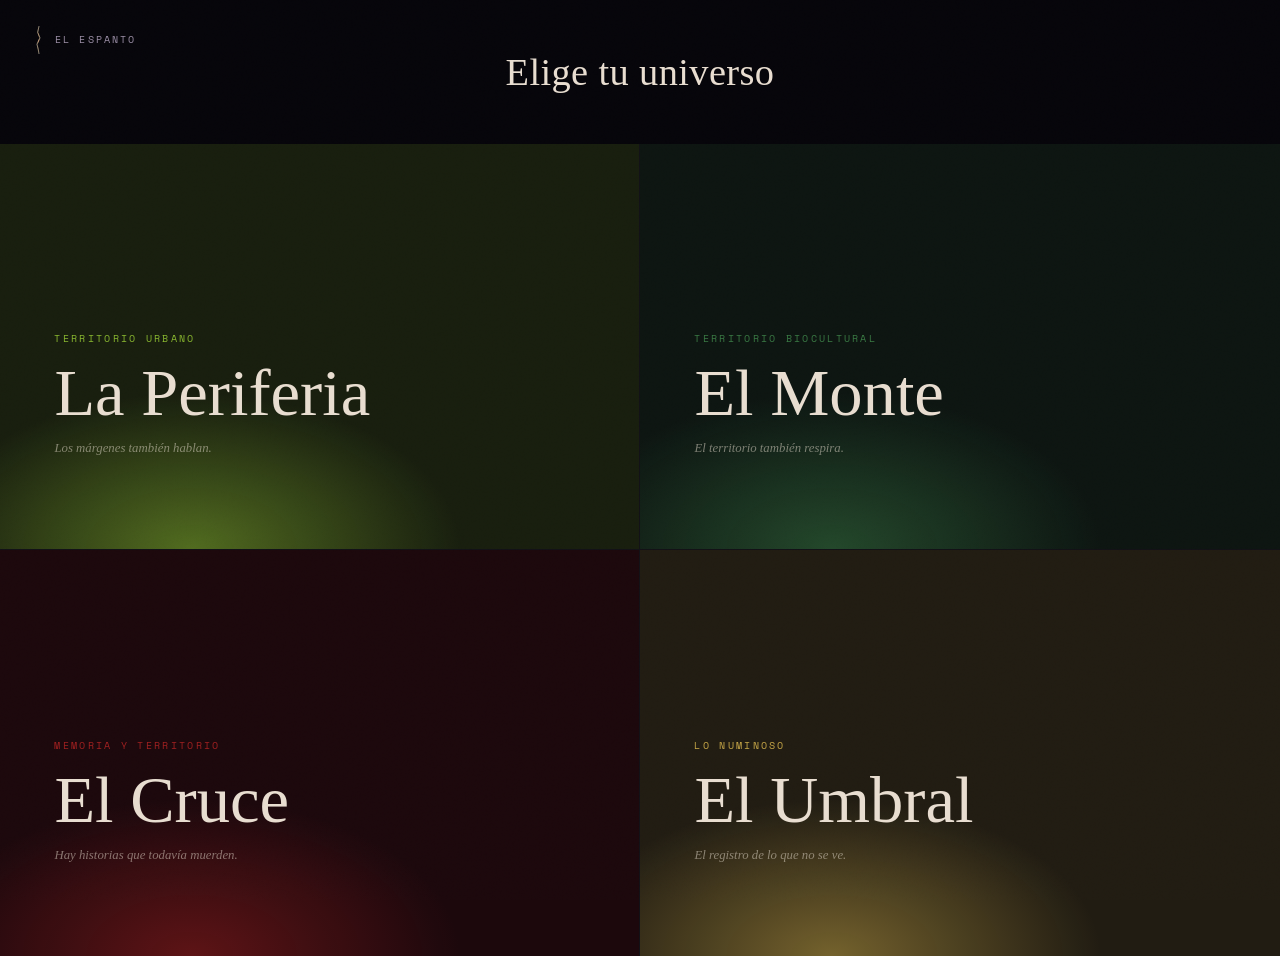
<file: universos.html>
<!DOCTYPE html>
<html lang="es">
<head>
<meta charset="UTF-8">
<meta name="viewport" content="width=device-width, initial-scale=1.0">
<title>El Espanto — Elige tu universo</title>
<link rel="preconnect" href="https://fonts.googleapis.com">
<link rel="preconnect" href="https://fonts.gstatic.com" crossorigin>
<link href="https://fonts.googleapis.com/css2?family=IM+Fell+English:ital@0;1&family=Space+Mono:ital,wght@0,400;0,700;1,400&display=swap" rel="stylesheet">

<style>
  *, *::before, *::after { box-sizing: border-box; margin: 0; padding: 0; }

  :root {
    --negro:       #06050a;
    --hueso:       #e8ddd0;
    --gris-med:    #6b6075;
    --gris-claro:  #9d90a8;
    --dorado:      #c8a848;
    --dorado-suave:#e0c07a;

    --periferia:   #8ab830;
    --monte:       #3a7a44;
    --cruce:       #a02020;
    --umbral:      #c8a848;
  }

  html, body { height: 100%; }

  body {
    background: var(--negro);
    color: var(--hueso);
    font-family: 'Space Mono', monospace;
    overflow: hidden;
  }

  .grano {
    position: fixed;
    inset: 0;
    z-index: 90;
    pointer-events: none;
    background-image: url("data:image/svg+xml,%3Csvg viewBox='0 0 512 512' xmlns='http://www.w3.org/2000/svg'%3E%3Cfilter id='n'%3E%3CfeTurbulence type='fractalNoise' baseFrequency='0.85' numOctaves='4' stitchTiles='stitch'/%3E%3C/filter%3E%3Crect width='100%25' height='100%25' filter='url(%23n)' opacity='0.06'/%3E%3C/svg%3E");
    opacity: 0.5;
    mix-blend-mode: overlay;
  }

  /* ══════════════════════════════
     MARCA — misma posición y tamaño que en la portada
  ══════════════════════════════ */
  .marca {
    position: fixed;
    top: 1.6rem; left: 2rem;
    z-index: 100;
    display: flex;
    align-items: center;
    gap: 0.55rem;
    text-decoration: none;
  }
  .marca svg { display: block; }
  .marca-texto {
    font-family: 'Space Mono', monospace;
    font-size: 0.62rem;
    letter-spacing: 0.22em;
    text-transform: uppercase;
    color: var(--gris-claro);
  }

  /* ══════════════════════════════
     TÍTULO
  ══════════════════════════════ */
  .titulo-wrap {
    position: relative;
    z-index: 5;
    height: 16vh;
    min-height: 88px;
    display: flex;
    align-items: center;
    justify-content: center;
    text-align: center;
  }

  .titulo {
    font-family: 'IM Fell English', serif;
    font-weight: 400;
    font-size: clamp(1.5rem, 3.4vw, 2.4rem);
    letter-spacing: 0.01em;
    color: var(--hueso);
    opacity: 0;
    animation: fade-in 1.2s ease forwards 0.3s;
  }

  @keyframes fade-in {
    from { opacity: 0; }
    to   { opacity: 1; }
  }

  /* ══════════════════════════════
     GRID DE UNIVERSOS
  ══════════════════════════════ */
  .universos {
    position: relative;
    height: calc(100vh - 16vh);
    min-height: calc(100vh - 88px);
    display: grid;
    grid-template-columns: 1fr 1fr;
    grid-template-rows: 1fr 1fr;
  }

  .universo {
    position: relative;
    display: flex;
    align-items: flex-end;
    padding: 0 3.4rem 3.4rem;
    text-decoration: none;
    overflow: hidden;
    border: none;
    opacity: 0;
    animation: fade-in 1s ease forwards;
  }
  .u-periferia { animation-delay: 0.5s; }
  .u-monte     { animation-delay: 0.65s; }
  .u-cruce     { animation-delay: 0.8s; }
  .u-umbral    { animation-delay: 0.95s; }

  .universo::before {
    content: '';
    position: absolute;
    inset: 0;
    background: var(--wash);
    opacity: 0.14;
    transition: opacity 0.5s ease;
  }
  .universo::after {
    content: '';
    position: absolute;
    inset: 0;
    background: radial-gradient(ellipse 60% 55% at 30% 100%, var(--wash) 0%, transparent 70%);
    opacity: 0.5;
    transition: opacity 0.5s ease;
  }
  .universo:hover::before { opacity: 0.24; }
  .universo:hover::after  { opacity: 0.85; }

  .u-periferia { --wash: var(--periferia); border-right: 1px solid rgba(255,255,255,0.05); border-bottom: 1px solid rgba(255,255,255,0.05); }
  .u-monte     { --wash: var(--monte);     border-bottom: 1px solid rgba(255,255,255,0.05); }
  .u-cruce     { --wash: var(--cruce);     border-right: 1px solid rgba(255,255,255,0.05); }
  .u-umbral    { --wash: var(--umbral); }

  .universo-contenido {
    position: relative;
    z-index: 2;
    transition: transform 0.5s ease;
  }
  .universo:hover .universo-contenido { transform: translateY(-6px); }

  .u-tag {
    display: block;
    font-family: 'Space Mono', monospace;
    font-size: 0.6rem;
    letter-spacing: 0.24em;
    text-transform: uppercase;
    color: var(--wash);
    margin-bottom: 0.9rem;
  }

  .u-nombre {
    font-family: 'IM Fell English', serif;
    font-weight: 400;
    font-size: clamp(2.2rem, 5.2vw, 4.4rem);
    line-height: 1.02;
    color: var(--hueso);
    margin-bottom: 0.9rem;
  }

  .u-frase {
    font-family: 'IM Fell English', serif;
    font-style: italic;
    font-size: clamp(0.78rem, 1vw, 0.92rem);
    color: rgba(232,221,208,0.5);
    max-width: 30ch;
  }

  .u-entrar {
    display: inline-flex;
    align-items: center;
    gap: 0.5rem;
    margin-top: 1.4rem;
    font-family: 'Space Mono', monospace;
    font-size: 0.56rem;
    letter-spacing: 0.3em;
    text-transform: uppercase;
    color: var(--wash);
    opacity: 0;
    transform: translateY(4px);
    transition: opacity 0.4s ease, transform 0.4s ease;
  }
  .universo:hover .u-entrar {
    opacity: 1;
    transform: translateY(0);
  }
  .u-entrar-linea {
    width: 22px;
    height: 1px;
    background: var(--wash);
  }

  @media (prefers-reduced-motion: reduce) {
    .titulo, .universo { animation: none !important; opacity: 1; }
  }

  @media (max-width: 780px) {
    .universos {
      grid-template-rows: repeat(4, 1fr);
      grid-template-columns: 1fr;
      height: auto;
      min-height: calc(100vh - 88px);
      overflow-y: auto;
    }
    .universo { padding: 0 1.6rem 1.8rem; min-height: 22vh; }
    .u-nombre { font-size: clamp(1.9rem, 9vw, 2.6rem); }
    body { overflow-y: auto; }
  }
</style>
</head>
<body>

<a class="marca" href="index.html" aria-label="El Espanto — inicio">
  <svg viewBox="0 0 40 80" width="14" height="28" xmlns="http://www.w3.org/2000/svg" aria-hidden="true">
    <defs>
      <radialGradient id="luz-marca" cx="50%" cy="50%" r="60%">
        <stop offset="0%"   stop-color="#ffb98a" stop-opacity="0.9"/>
        <stop offset="100%" stop-color="#c8a848" stop-opacity="0"/>
      </radialGradient>
    </defs>
    <path d="M20,1 L16,18 L23,34 L14,52 L18,68 L20,79"
      fill="none" stroke="#e8ddd0" stroke-width="1.8"
      stroke-linecap="round" stroke-linejoin="round" opacity="0.85"/>
    <path d="M20,1 L16,18 L23,34 L14,52 L18,68 L20,79"
      fill="none" stroke="url(#luz-marca)" stroke-width="3.5"
      stroke-linecap="round" opacity="0.7"/>
  </svg>
  <span class="marca-texto">El Espanto</span>
</a>

<div class="titulo-wrap">
  <h1 class="titulo">Elige tu universo</h1>
</div>

<div class="universos">

  <a class="universo u-periferia" href="periferia.html">
    <div class="universo-contenido">
      <span class="u-tag">Territorio urbano</span>
      <h2 class="u-nombre">La Periferia</h2>
      <p class="u-frase">Los márgenes también hablan.</p>
      <span class="u-entrar">Entrar<span class="u-entrar-linea"></span></span>
    </div>
  </a>

  <a class="universo u-monte" href="monte.html">
    <div class="universo-contenido">
      <span class="u-tag">Territorio biocultural</span>
      <h2 class="u-nombre">El Monte</h2>
      <p class="u-frase">El territorio también respira.</p>
      <span class="u-entrar">Entrar<span class="u-entrar-linea"></span></span>
    </div>
  </a>

  <a class="universo u-cruce" href="cruce.html">
    <div class="universo-contenido">
      <span class="u-tag">Memoria y territorio</span>
      <h2 class="u-nombre">El Cruce</h2>
      <p class="u-frase">Hay historias que todavía muerden.</p>
      <span class="u-entrar">Entrar<span class="u-entrar-linea"></span></span>
    </div>
  </a>

  <a class="universo u-umbral" href="umbral.html">
    <div class="universo-contenido">
      <span class="u-tag">Lo numinoso</span>
      <h2 class="u-nombre">El Umbral</h2>
      <p class="u-frase">El registro de lo que no se ve.</p>
      <span class="u-entrar">Entrar<span class="u-entrar-linea"></span></span>
    </div>
  </a>

</div>

<div class="grano"></div>

</body>
</html>
</file>
